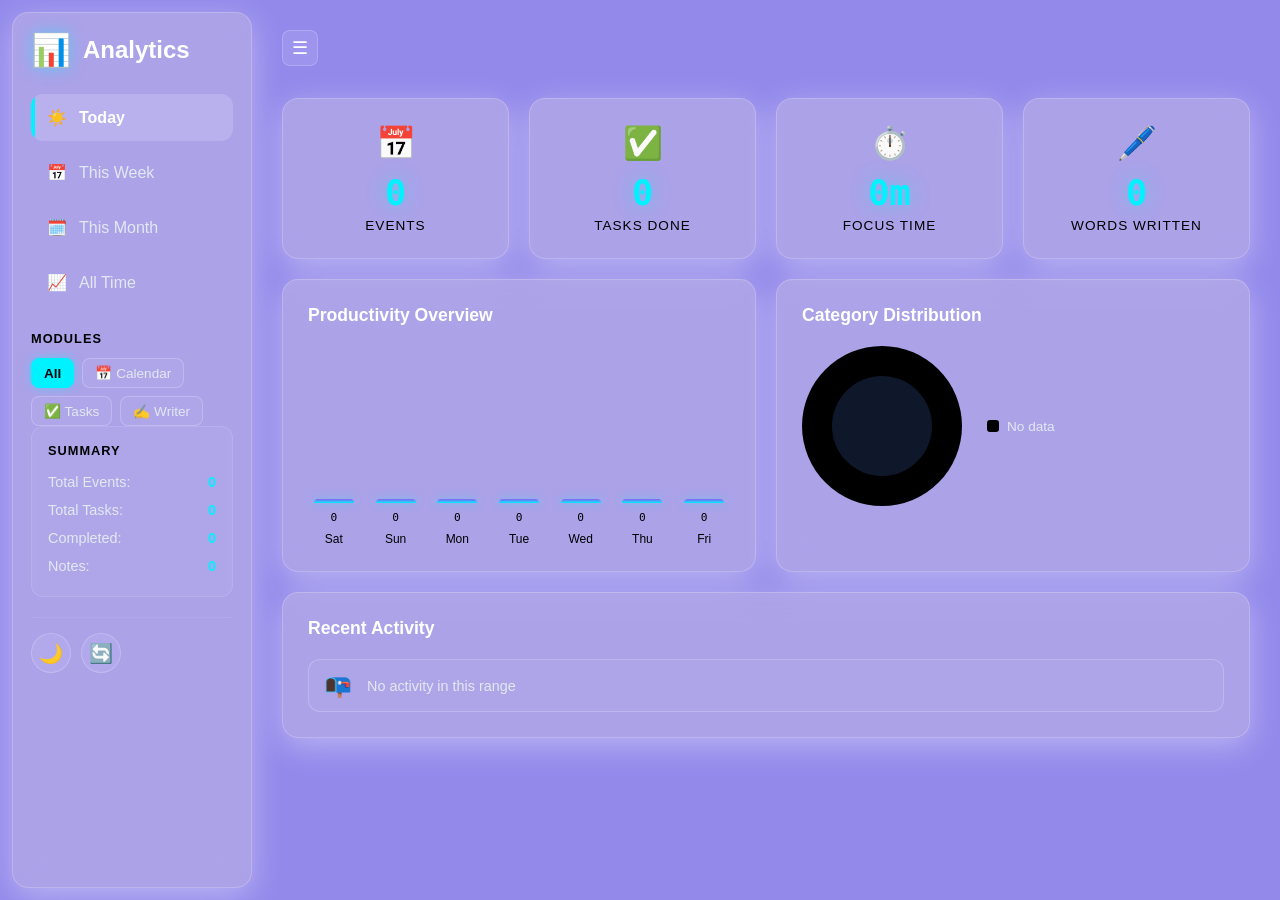
<file: apps/analytics/index.html>
<!DOCTYPE html>
<html lang="en">
<head>
    <meta charset="UTF-8">
    <meta name="viewport" content="width=device-width, initial-scale=1.0">
    <meta name="description" content="Analytics - Study performance dashboard">
    <title>Analytics</title>
    <link rel="stylesheet" href="style.css">
</head>
<body>
    <div id="app" class="app-wrapper">
        <aside class="sidebar glass-panel">
            <div class="sidebar-header">
                <div class="logo">
                    <span class="logo-icon">📊</span>
                    <h1>Analytics</h1>
                </div>
            </div>

            <nav class="sidebar-nav">
                <button class="nav-item active" data-range="today"><span>☀️</span><span>Today</span></button>
                <button class="nav-item" data-range="week"><span>📅</span><span>This Week</span></button>
                <button class="nav-item" data-range="month"><span>🗓️</span><span>This Month</span></button>
                <button class="nav-item" data-range="all"><span>📈</span><span>All Time</span></button>
            </nav>

            <div class="sidebar-section">
                <h3>Modules</h3>
                <div class="category-list">
                    <button class="category-btn active" data-module="all">All</button>
                    <button class="category-btn" data-module="calendar">📅 Calendar</button>
                    <button class="category-btn" data-module="tasks">✅ Tasks</button>
                    <button class="category-btn" data-module="writer">✍️ Writer</button>
                </div>
            </div>

            <div class="sidebar-stats glass-panel-inner">
                <h3>Summary</h3>
                <div class="stat-row"><span>Total Events:</span><span id="stat-events">0</span></div>
                <div class="stat-row"><span>Total Tasks:</span><span id="stat-tasks">0</span></div>
                <div class="stat-row"><span>Completed:</span><span id="stat-completed">0</span></div>
                <div class="stat-row"><span>Notes:</span><span id="stat-notes">0</span></div>
            </div>

            <div class="sidebar-footer">
                <button id="theme-toggle" class="icon-btn" title="Theme"><span>🌙</span></button>
                <button id="refresh-btn" class="icon-btn" title="Refresh"><span>🔄</span></button>
            </div>
        </aside>
        <main class="main-content">
            <button class="sidebar-toggle" type="button" aria-label="Toggle sidebar" aria-expanded="true">☰</button>
            <section class="kpi-grid">
                <div class="kpi-card glass-panel">
                    <div class="kpi-icon">📅</div>
                    <div class="kpi-value" id="kpi-events">0</div>
                    <div class="kpi-label">Events</div>
                </div>
                <div class="kpi-card glass-panel">
                    <div class="kpi-icon">✅</div>
                    <div class="kpi-value" id="kpi-completed">0</div>
                    <div class="kpi-label">Tasks Done</div>
                </div>
                <div class="kpi-card glass-panel">
                    <div class="kpi-icon">⏱️</div>
                    <div class="kpi-value" id="kpi-focus">0m</div>
                    <div class="kpi-label">Focus Time</div>
                </div>
                <div class="kpi-card glass-panel">
                    <div class="kpi-icon">🖊️</div>
                    <div class="kpi-value" id="kpi-words">0</div>
                    <div class="kpi-label">Words Written</div>
                </div>
            </section>
            <section class="charts-grid">
                <div class="chart-card glass-panel">
                    <h3 class="chart-title">Productivity Overview</h3>
                    <div class="bar-chart" id="bar-chart"></div>
                </div>
                <div class="chart-card glass-panel">
                    <h3 class="chart-title">Category Distribution</h3>
                    <div class="donut-wrap">
                        <div class="donut-chart" id="donut-chart"></div>
                        <div id="donut-legend" class="donut-legend"></div>
                    </div>
                </div>
            </section>
            <section class="activity-card glass-panel">
                <h3 class="chart-title">Recent Activity</h3>
                <div id="activity-list" class="activity-list"></div>
            </section>
        </main>
    </div>
    <div id="theme-menu" class="theme-menu hidden">
        <button data-theme="normal">☀️ Normal</button>
        <button data-theme="dark">🌙 Dark</button>
        <button data-theme="light">✨ Light</button>
        <button data-theme="glass">💎 Glass</button>
    </div>
    <div id="toast-container" class="toast-container"></div>

    <script src="main.js"></script>
</body>
</html>
</file>
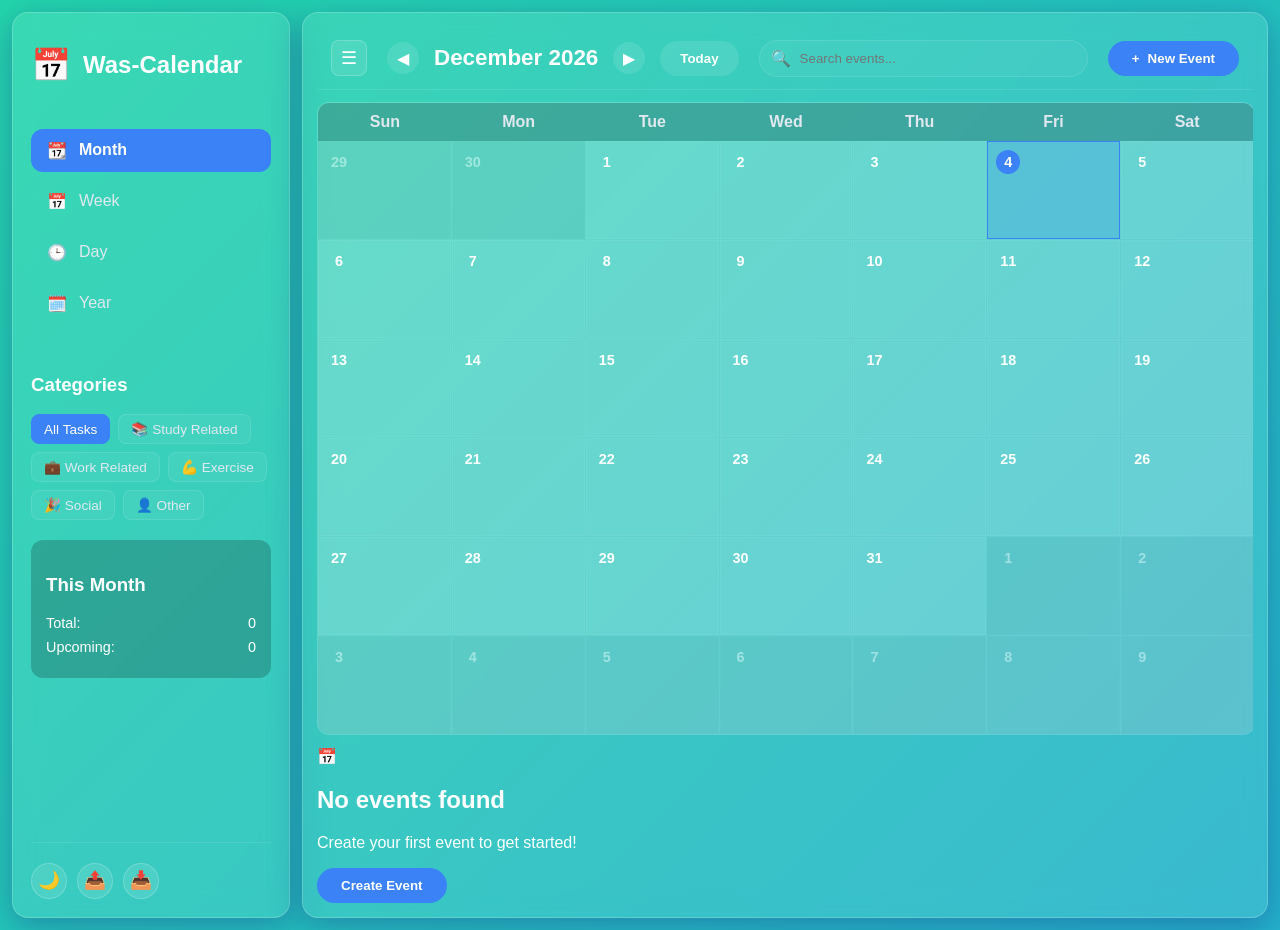
<file: apps/calendar/index.html>
<!DOCTYPE html>
<html lang="en">
<head>
    <meta charset="UTF-8">
    <meta name="viewport" content="width=device-width, initial-scale=1.0">
    <title>Was-Calendar</title>
    <link rel="stylesheet" href="style.css">
</head>
<body class="theme-normal">
    <div id="app" class="app-wrapper">
        <aside class="sidebar">
            <div class="sidebar-header">
                <div class="logo">
                    <span class="logo-icon">📅</span>
                    <h1>Was-Calendar</h1>
                </div>
            </div>

            <nav class="sidebar-nav">
                <button class="nav-item active" data-view="month"><span class="nav-icon">📆</span><span>Month</span></button>
                <button class="nav-item" data-view="week"><span class="nav-icon">📅</span><span>Week</span></button>
                <button class="nav-item" data-view="day"><span class="nav-icon">🕒</span><span>Day</span></button>
                <button class="nav-item" data-view="year"><span class="nav-icon">🗓️</span><span>Year</span></button>
            </nav>

            <div class="sidebar-section">
                <h3>Categories</h3>
                <div class="category-list">
                    <button class="category-btn active" data-category="all">All Tasks</button>
                    <button class="category-btn" data-category="study">📚 Study Related</button>
                    <button class="category-btn" data-category="work">💼 Work Related</button>
                    <button class="category-btn" data-category="health">💪 Exercise</button>
                    <button class="category-btn" data-category="social">🎉 Social</button>                    
                    <button class="category-btn" data-category="personal">👤 Other</button>
                </div>
            </div>

            <div class="sidebar-stats">
                <h3>This Month</h3>
                <div class="stat-row"><span>Total:</span><span id="month-count">0</span></div>
                <div class="stat-row"><span>Upcoming:</span><span id="upcoming-count">0</span></div>
            </div>

            <div class="sidebar-footer">
                <button id="theme-toggle" class="icon-btn" title="Theme">🌙</button>
                <button id="export-btn" class="icon-btn" title="Export">📤</button>
                <button id="import-btn" class="icon-btn" title="Import">📥</button>
                <input type="file" id="import-file" accept=".ics" style="display:none">
            </div>
        </aside>

        <main class="main-content">
            <header class="main-header">
                <button class="sidebar-toggle" type="button" aria-label="Toggle sidebar" aria-expanded="true">☰</button>
                <div class="date-navigator">
                    <button id="prev-btn" class="icon-btn-small">◀</button>
                    <h2 id="current-period">September 2025</h2>
                    <button id="next-btn" class="icon-btn-small">▶</button>
                    <button id="today-btn" class="secondary-btn">Today</button>
                </div>
                <div class="search-container">
                    <input type="text" id="search-input" placeholder="Search events...">
                    <span class="search-icon">🔍</span>
                </div>
                <button id="add-event-btn" class="primary-btn"><span>+</span><span>New Event</span></button>
            </header>

            <section id="month-view" class="calendar-view active">
                <div class="calendar-grid">
                    <div class="weekday-header">
                        <div>Sun</div><div>Mon</div><div>Tue</div><div>Wed</div><div>Thu</div><div>Fri</div><div>Sat</div>
                    </div>
                    <div id="month-days" class="days-grid"></div>
                </div>
            </section>

            <section id="week-view" class="calendar-view">
                <div class="week-grid">
                    <div class="time-sidebar">
                    </div>
                    <div id="week-columns" class="week-columns"></div>
                </div>
            </section>

            <section id="day-view" class="calendar-view">
                <div class="day-grid">
                    <div class="time-sidebar" id="day-time-sidebar">
                    </div>
                    <div id="day-column" class="day-column"></div>
                </div>
            </section>

            <section id="year-view" class="calendar-view">
                <div id="year-grid" class="year-grid"></div>
            </section>

            <div id="empty-state" class="empty-state hidden">
                <div class="empty-icon">📅</div>
                <h2>No events found</h2>
                <p>Create your first event to get started!</p>
                <button id="empty-add-btn" class="primary-btn">Create Event</button>
            </div>
        </main>
    </div>

    <dialog id="event-modal" class="modal">
        <div class="modal-content">
            <div class="modal-header">
                <h2 id="modal-title">Add New Event</h2>
                <button id="modal-close" class="close-btn">&times;</button>
            </div>
            <form id="event-form">
                <input type="hidden" id="event-id">
                
                <div class="form-group">
                    <label for="event-title">Title *</label>
                    <input type="text" id="event-title" required placeholder="e.g., Team Meeting">
                </div>

                <div class="form-row">
                    <div class="form-group half">
                        <label for="event-start">Start</label>
                        <input type="datetime-local" id="event-start" required>
                    </div>
                    <div class="form-group half">
                        <label for="event-end">End</label>
                        <input type="datetime-local" id="event-end" required>
                    </div>
                </div>

                <div class="form-row">
                    <div class="form-group half">
                        <label for="event-category">Category</label>
                        <select id="event-category">
                            <option value="study">📚 Study</option>
                            <option value="work">💼 Work</option>
                            <option value="personal">👤 Other</option>
                            <option value="health">💪 Exercise</option>
                            <option value="social">🎉 Social</option>
                        </select>
                    </div>
                    <div class="form-group half">
                        <label for="event-color">Color</label>
                        <select id="event-color">
                            <option value="#3b82f6">Blue</option>
                            <option value="#10b981">Green</option>
                            <option value="#f59e0b">Orange</option>
                            <option value="#ef4444">Red</option>
                            <option value="#8b5cf6">Purple</option>
                            <option value="#ec4899">Pink</option>
                        </select>
                    </div>
                </div>

                <div class="form-group">
                    <label for="event-location">Location</label>
                    <input type="text" id="event-location" placeholder="Room A, Zoom Link, etc.">
                </div>

                <div class="form-group">
                    <label for="event-description">Description</label>
                    <textarea id="event-description" rows="3" placeholder="Details..."></textarea>
                </div>

                <div class="form-group">
                    <label class="checkbox-label">
                        <input type="checkbox" id="event-recurring">
                        Recurring Event
                    </label>
                    <div id="recurring-options" class="hidden" style="margin-top: 10px; display: flex; gap: 10px;">
                        <select id="recurrence-pattern">
                            <option value="daily">Daily</option>
                            <option value="weekly">Weekly</option>
                            <option value="monthly">Monthly</option>
                            <option value="yearly">Yearly</option>
                        </select>
                        <input type="number" id="recurrence-end" min="1" max="100" value="10" style="width: 100px;" placeholder="Count">
                    </div>
                </div>

                <div class="modal-actions">
                    <button type="button" id="delete-event-btn" class="danger-btn hidden">Delete</button>
                    <div class="spacer"></div>
                    <button type="button" id="cancel-btn" class="secondary-btn">Cancel</button>
                    <button type="submit" class="primary-btn">Save Event</button>
                </div>
            </form>
        </div>
    </dialog>

    <div id="theme-menu" class="theme-menu hidden">
        <button data-theme="normal">☀️ Default</button>
        <button data-theme="dark">🌙 Dark</button>
        <button data-theme="light">✨ Light</button>
    </div>
    <div id="toast-container" class="toast-container"></div>

    <script src="main.js"></script>
</body>
</html>
</file>
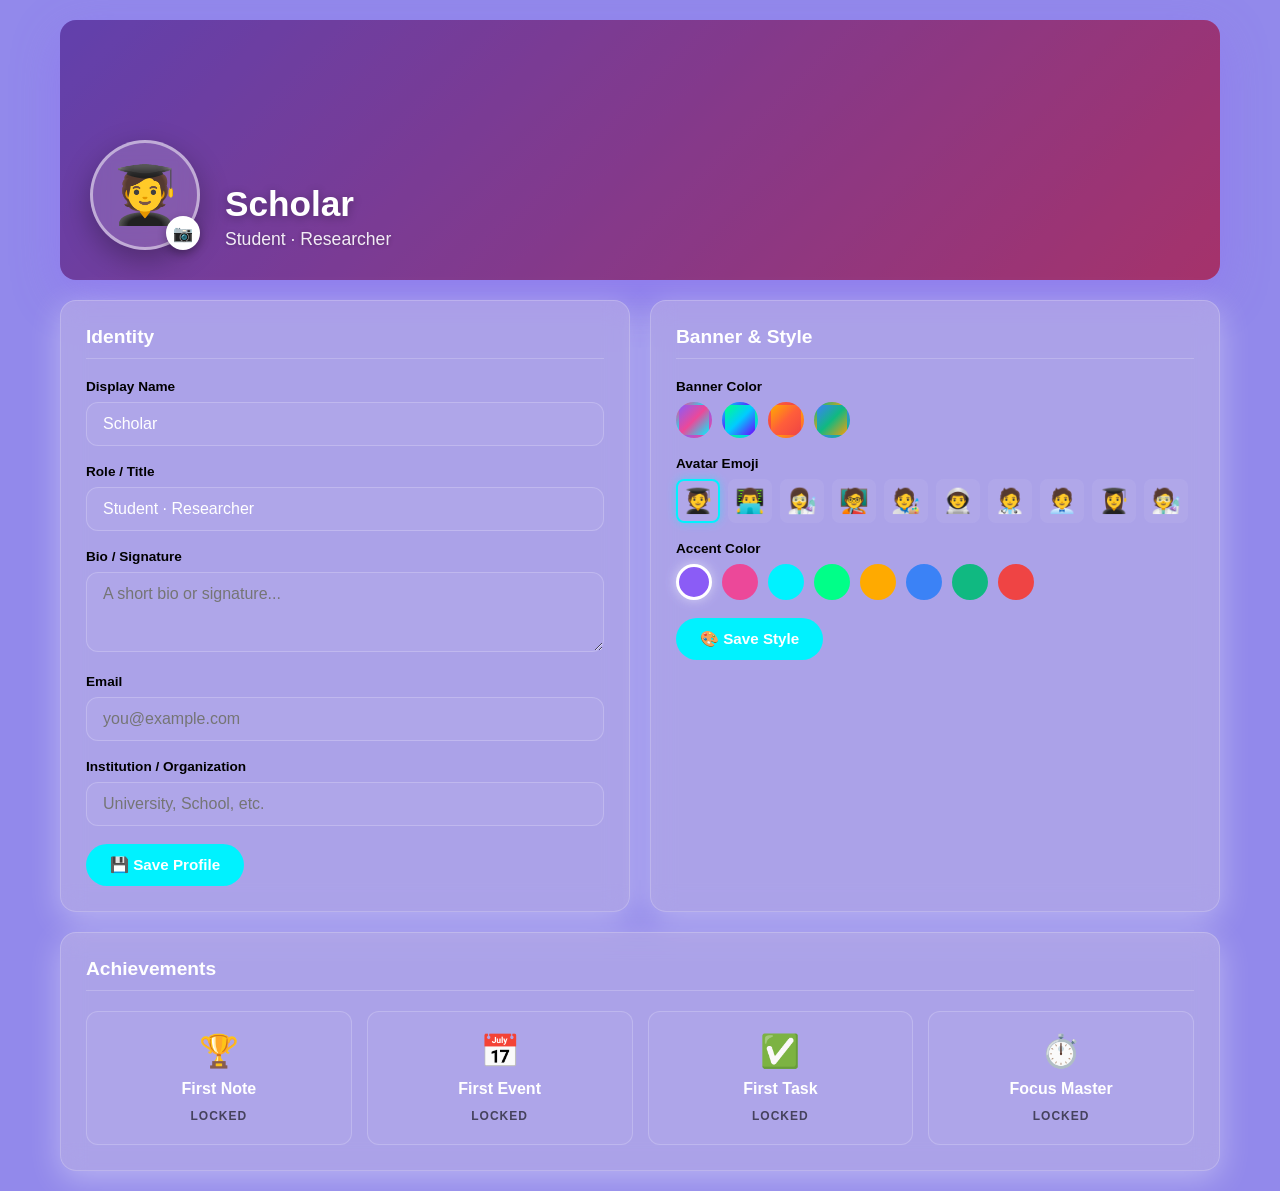
<file: apps/profile/index.html>
<!DOCTYPE html>
<html lang="en">
<head>
    <meta charset="UTF-8">
    <meta name="viewport" content="width=device-width, initial-scale=1.0">
    <meta name="description" content="Profile - Personal identity & workspace customization">
    <title>Profile</title>
    <link rel="stylesheet" href="style.css">
</head>
<body>
    <div id="app" class="app-wrapper">
        <div class="profile-banner" id="profile-banner">
            <div class="banner-overlay"></div>
            <div class="banner-content">
                <div class="avatar-container">
                    <div class="avatar" id="avatar-display">🧑‍🎓</div>
                    <button class="avatar-edit" onclick="document.getElementById('avatar-input').click()">📷</button>
                    <input type="file" id="avatar-input" accept="image/*" style="display:none">
                </div>
                <div class="banner-info">
                    <h1 id="display-name">Scholar</h1>
                    <p id="display-role">Student · Researcher</p>
                </div>
            </div>
        </div>

        <main class="profile-main">
            <section class="profile-card glass-panel">
                <h2 class="card-title">Identity</h2>
                <div class="form-group">
                    <label for="profile-name">Display Name</label>
                    <input type="text" id="profile-name" class="text-input" placeholder="Your name">
                </div>
                <div class="form-group">
                    <label for="profile-role">Role / Title</label>
                    <input type="text" id="profile-role" class="text-input" placeholder="Student, Researcher, etc.">
                </div>
                <div class="form-group">
                    <label for="profile-bio">Bio / Signature</label>
                    <textarea id="profile-bio" class="text-input" rows="3" placeholder="A short bio or signature..."></textarea>
                </div>
                <div class="form-group">
                    <label for="profile-email">Email</label>
                    <input type="email" id="profile-email" class="text-input" placeholder="you@example.com">
                </div>
                <div class="form-group">
                    <label for="profile-institution">Institution / Organization</label>
                    <input type="text" id="profile-institution" class="text-input" placeholder="University, School, etc.">
                </div>
                <button id="save-profile-btn" class="primary-btn">💾 Save Profile</button>
            </section>

            <section class="profile-card glass-panel">
                <h2 class="card-title">Banner & Style</h2>
                <div class="form-group">
                    <label>Banner Color</label>
                    <div class="color-grid" id="banner-colors"></div>
                </div>
                <div class="form-group">
                    <label>Avatar Emoji</label>
                    <div class="emoji-grid" id="emoji-options"></div>
                </div>
                <div class="form-group">
                    <label>Accent Color</label>
                    <div class="color-grid" id="accent-colors"></div>
                </div>
                <button id="save-style-btn" class="primary-btn">🎨 Save Style</button>
            </section>

            <section class="profile-card glass-panel">
                <h2 class="card-title">Achievements</h2>
                <div class="achievements-grid" id="achievements">
                    <div class="achievement">
                        <span class="ach-icon">🏆</span>
                        <span class="ach-name">First Note</span>
                        <span class="ach-status" id="ach-note">Locked</span>
                    </div>
                    <div class="achievement">
                        <span class="ach-icon">📅</span>
                        <span class="ach-name">First Event</span>
                        <span class="ach-status" id="ach-event">Locked</span>
                    </div>
                    <div class="achievement">
                        <span class="ach-icon">✅</span>
                        <span class="ach-name">First Task</span>
                        <span class="ach-status" id="ach-task">Locked</span>
                    </div>
                    <div class="achievement">
                        <span class="ach-icon">⏱️</span>
                        <span class="ach-name">Focus Master</span>
                        <span class="ach-status" id="ach-focus">Locked</span>
                    </div>
                </div>
            </section>

        </main>
    </div>

    <div id="theme-menu" class="theme-menu hidden">
        <button data-theme="normal">☀️ Normal</button>
        <button data-theme="dark">🌙 Dark</button>
        <button data-theme="light">✨ Light</button>
        <button data-theme="glass">💎 Glass</button>
    </div>

    <div id="toast-container" class="toast-container"></div>

    <script src="main.js"></script>
</body>
</html>
</file>
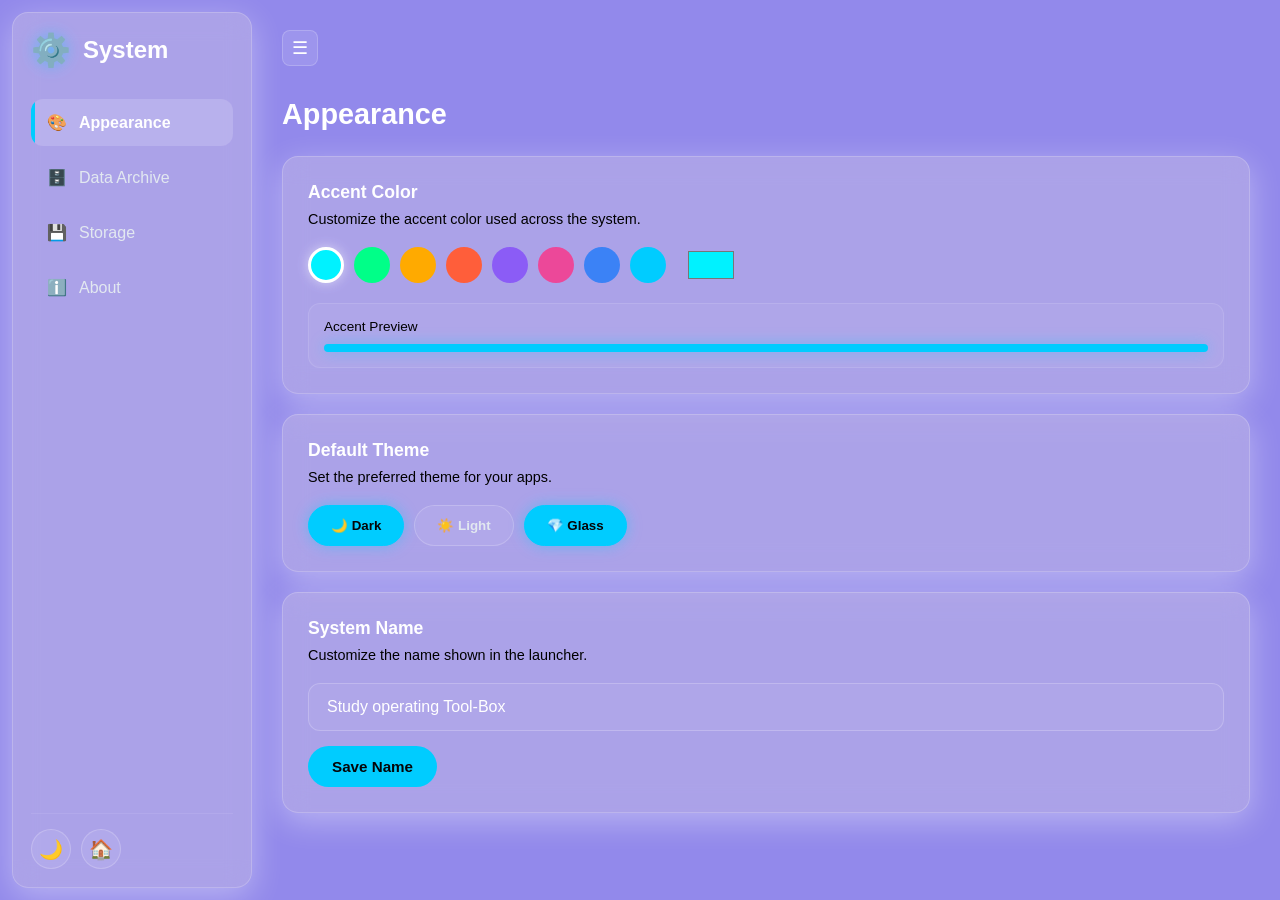
<file: apps/settings/index.html>
<!DOCTYPE html>
<html lang="en">
<head>
    <meta charset="UTF-8">
    <meta name="viewport" content="width=device-width, initial-scale=1.0">
    <meta name="description" content="System - Configuration & Data Archive">
    <title>System</title>
    <link rel="stylesheet" href="style.css">
</head>
<body>
    <div id="app" class="app-wrapper">
        <aside class="sidebar glass-panel">
            <div class="sidebar-header">
                <div class="logo">
                    <span class="logo-icon">⚙️</span>
                    <h1>System</h1>
                </div>
            </div>

            <nav class="sidebar-nav">
                <button class="nav-item active" data-section="appearance"><span>🎨</span><span>Appearance</span></button>
                <button class="nav-item" data-section="archive"><span>🗄️</span><span>Data Archive</span></button>
                <button class="nav-item" data-section="storage"><span>💾</span><span>Storage</span></button>
                <button class="nav-item" data-section="about"><span>ℹ️</span><span>About</span></button>
            </nav>

            <div class="sidebar-footer">
                <button id="theme-toggle" class="icon-btn" title="Theme"><span>🌙</span></button>
                <button id="back-btn" class="icon-btn" title="Back to Launcher" onclick="window.location.href='../../index.html'"><span>🏠</span></button>
            </div>
        </aside>
        <main class="main-content">
            <button class="sidebar-toggle" type="button" aria-label="Toggle sidebar" aria-expanded="true">☰</button>
            <section id="section-appearance" class="settings-section active">
                <h2 class="section-title">Appearance</h2>
                <div class="setting-card glass-panel">
                    <h3>Accent Color</h3>
                    <p class="setting-desc">Customize the accent color used across the system.</p>
                    <div class="accent-picker">
                        <div class="accent-options" id="accent-options"></div>
                        <input type="color" id="accent-custom" value="#00f2ff">
                    </div>
                    <div class="preview-box glass-panel-inner" id="accent-preview">
                        <span>Accent Preview</span>
                        <div class="preview-bar"></div>
                    </div>
                </div>

                <div class="setting-card glass-panel">
                    <h3>Default Theme</h3>
                    <p class="setting-desc">Set the preferred theme for your apps.</p>
                    <div class="theme-grid">
                        <button class="theme-option active" data-theme="dark">🌙 Dark</button>
                        <button class="theme-option" data-theme="light">☀️ Light</button>
                        <button class="theme-option" data-theme="glass">💎 Glass</button>
                    </div>
                </div>

                <div class="setting-card glass-panel">
                    <h3>System Name</h3>
                    <p class="setting-desc">Customize the name shown in the launcher.</p>
                    <input type="text" id="system-name" value="Study Operating Tool-Box" class="text-input">
                    <button id="save-name-btn" class="primary-btn">Save Name</button>
                </div>
            </section>
            <section id="section-archive" class="settings-section">
                <h2 class="section-title">Data Archive</h2>
                <div class="setting-card glass-panel">
                    <h3>Export Backup</h3>
                    <p class="setting-desc">Download a complete JSON backup of all your data across every module.</p>
                    <button id="export-all-btn" class="primary-btn">📤 Export All Data</button>
                </div>
                <div class="setting-card glass-panel">
                    <h3>Import Backup</h3>
                    <p class="setting-desc">Restore your data from a previously exported JSON backup.</p>
                    <button id="import-all-btn" class="primary-btn">📥 Import Backup</button>
                    <input type="file" id="import-all-file" accept=".json" style="display:none">
                </div>
                <div class="setting-card glass-panel danger-card">
                    <h3>Danger Zone</h3>
                    <p class="setting-desc">Clear all locally stored data. This cannot be undone.</p>
                    <button id="clear-all-btn" class="danger-btn">🗑️ Clear All Data</button>
                </div>
            </section>
            <section id="section-storage" class="settings-section">
                <h2 class="section-title">Storage</h2>
                <div class="setting-card glass-panel">
                    <h3>Local Storage Usage</h3>
                    <p class="setting-desc">Overview of data stored by each module in your browser.</p>
                    <div id="storage-list" class="storage-list"></div>
                    <div class="storage-total">
                        <span>Total Used:</span>
                        <strong id="storage-total">0 KB</strong>
                    </div>
                </div>
            </section>
            <section id="section-about" class="settings-section">
                <h2 class="section-title">About</h2>
                <div class="setting-card glass-panel about-card">
                    <div class="about-logo">📚</div>
                    <h3>Study Operating Tool-Box</h3>
                    <p class="about-desc">A privacy-first productivity dashboard. No cloud, no tracking — your data stays on your machine.</p>
                    <div class="about-meta">
                        <div><span>Version</span><strong>v1.0.initial</strong></div>
                        <div><span>License</span><strong>MIT</strong></div>
                        <div><span>Author</span><strong>Md. Shafi Un Wasi</strong></div>
                        <div><span>Storage</span><strong>Local Only</strong></div>
                    </div>
                </div>
            </section>
        </main>
    </div>
    <div id="theme-menu" class="theme-menu hidden">
        <button data-theme="normal">☀️ Normal</button>
        <button data-theme="dark">🌙 Dark</button>
        <button data-theme="light">✨ Light</button>
        <button data-theme="glass">💎 Glass</button>
    </div>
    <div id="toast-container" class="toast-container"></div>

    <script src="main.js"></script>
</body>
</html>
</file>
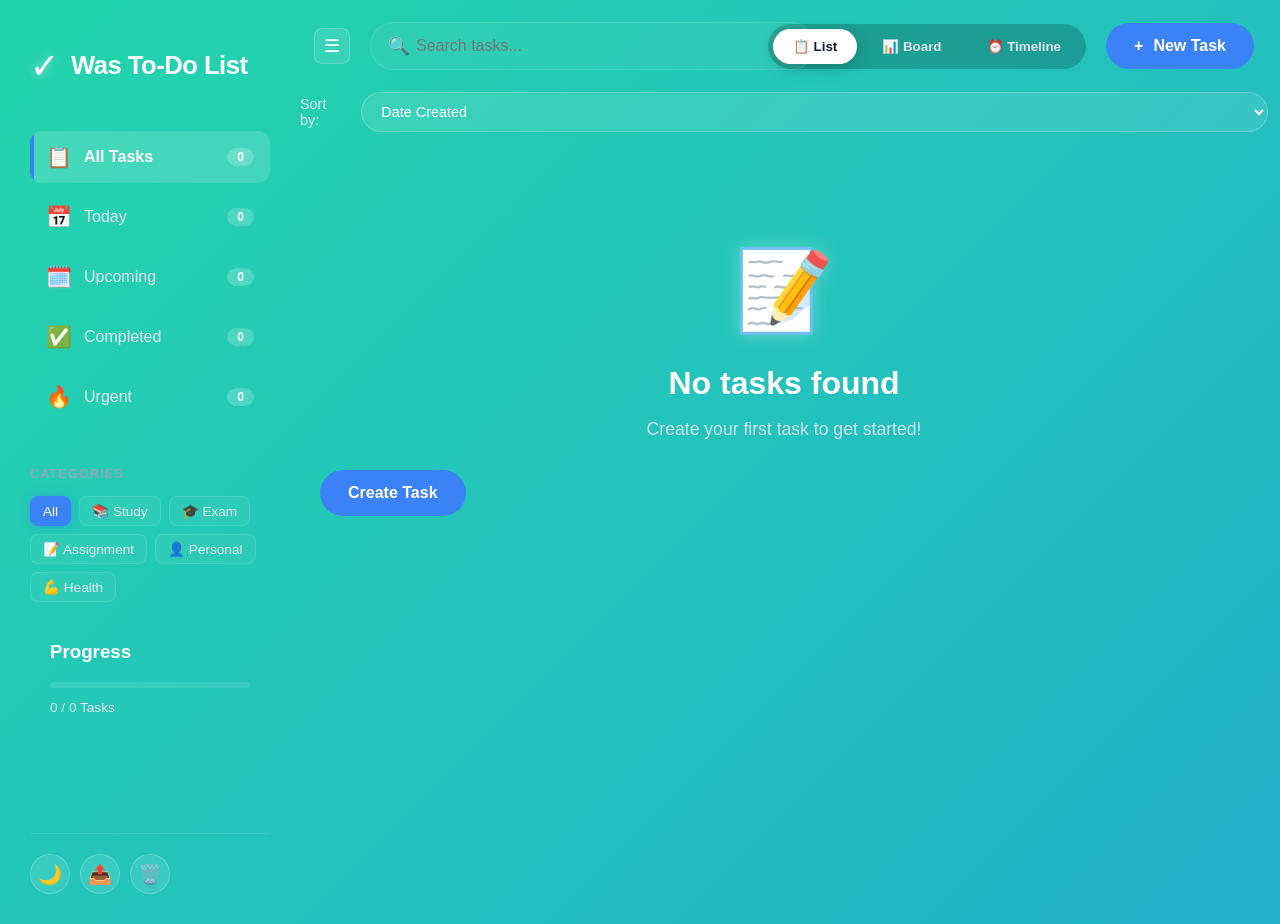
<file: apps/todolist/index.html>
<!DOCTYPE html>
<html lang="en">
<head>
    <meta charset="UTF-8">
    <meta name="viewport" content="width=device-width, initial-scale=1.0">
    <meta name="description" content="FocusFlow - Advanced To-Do List for Students">
    <title>Was To-Do List</title>
    <link rel="stylesheet" href="style.css">
</head>
<body class="theme-normal">
    <div id="app" class="app-wrapper">
        
        <aside class="sidebar">
            <div class="sidebar-header">
                <div class="logo">
                    <span class="logo-icon">✓</span>
                    <h1>Was To-Do List</h1>
                </div>
            </div>

            <nav class="sidebar-nav">
                <button class="nav-item active" data-filter="all">
                    <span class="nav-icon">📋</span>
                    <span>All Tasks</span>
                    <span class="badge" id="count-all">0</span>
                </button>
                <button class="nav-item" data-filter="today">
                    <span class="nav-icon">📅</span>
                    <span>Today</span>
                    <span class="badge" id="count-today">0</span>
                </button>
                <button class="nav-item" data-filter="upcoming">
                    <span class="nav-icon">🗓️</span>
                    <span>Upcoming</span>
                    <span class="badge" id="count-upcoming">0</span>
                </button>
                <button class="nav-item" data-filter="completed">
                    <span class="nav-icon">✅</span>
                    <span>Completed</span>
                    <span class="badge" id="count-completed">0</span>
                </button>
                <button class="nav-item" data-filter="urgent">
                    <span class="nav-icon">🔥</span>
                    <span>Urgent</span>
                    <span class="badge" id="count-urgent">0</span>
                </button>
            </nav>

            <div class="sidebar-section">
                <h3>Categories</h3>
                <div class="category-list">
                    <button class="category-btn active" data-category="all">All</button>
                    <button class="category-btn" data-category="study">📚 Study</button>
                    <button class="category-btn" data-category="exam">🎓 Exam</button>
                    <button class="category-btn" data-category="assignment">📝 Assignment</button>
                    <button class="category-btn" data-category="personal">👤 Personal</button>
                    <button class="category-btn" data-category="health">💪 Health</button>
                </div>
            </div>

            <div class="sidebar-stats">
                <h3>Progress</h3>
                <div class="progress-bar">
                    <div class="progress-fill" id="progress-fill"></div>
                </div>
                <div class="progress-text">
                    <span id="completed-count">0</span> / <span id="total-count">0</span> Tasks
                </div>
            </div>

            <div class="sidebar-footer">
                <button id="theme-toggle" class="icon-btn" title="Toggle Theme">
                    <span>🌙</span>
                </button>
                <button id="export-btn" class="icon-btn" title="Export Data">
                    <span>📤</span>
                </button>
                <button id="clear-completed" class="icon-btn danger" title="Clear Completed">
                    <span>🗑️</span>
                </button>
            </div>
        </aside>

        <main class="main-content">
            <header class="main-header">
                <button class="sidebar-toggle" type="button" aria-label="Toggle sidebar" aria-expanded="true">☰</button>
                <div class="search-container">
                    <input type="text" id="search-input" placeholder="Search tasks...">
                    <span class="search-icon">🔍</span>
                </div>

                <div class="view-controls">
                    <button class="view-btn active" data-view="list">📋 List</button>
                    <button class="view-btn" data-view="kanban">📊 Board</button>
                    <button class="view-btn" data-view="timeline">⏰ Timeline</button>
                </div>

                <button id="add-task-btn" class="primary-btn">
                    <span>+</span>
                    <span>New Task</span>
                </button>
            </header>

            <section id="list-view" class="task-view active">
                <div class="task-list-header">
                    <span class="sort-label">Sort by:</span>
                    <select id="sort-select">
                        <option value="created">Date Created</option>
                        <option value="due">Due Date</option>
                        <option value="priority">Priority</option>
                        <option value="alphabetical">Alphabetical</option>
                    </select>
                </div>
                <div id="task-list" class="task-list">
                </div>
            </section>

            <section id="kanban-view" class="task-view">
                <div class="kanban-board">
                    <div class="kanban-column" data-status="todo">
                        <div class="column-header">
                            <h3>📌 To Do</h3>
                            <span class="column-count" id="count-todo">0</span>
                        </div>
                        <div class="column-tasks" id="tasks-todo"></div>
                    </div>
                    <div class="kanban-column" data-status="in-progress">
                        <div class="column-header">
                            <h3>🔄 In Progress</h3>
                            <span class="column-count" id="count-in-progress">0</span>
                        </div>
                        <div class="column-tasks" id="tasks-in-progress"></div>
                    </div>
                    <div class="kanban-column" data-status="done">
                        <div class="column-header">
                            <h3>✅ Done</h3>
                            <span class="column-count" id="count-done">0</span>
                        </div>
                        <div class="column-tasks" id="tasks-done"></div>
                    </div>
                </div>
            </section>

            <section id="timeline-view" class="task-view">
                <div id="timeline-container" class="timeline-container">
                </div>
            </section>
            <div id="empty-state" class="empty-state hidden">
                <div class="empty-icon">📝</div>
                <h2>No tasks found</h2>
                <p>Create your first task to get started!</p>
                <button id="empty-add-btn" class="primary-btn">Create Task</button>
            </div>
        </main>
    </div>

    <dialog id="task-modal" class="modal">
        <div class="modal-content">
            <div class="modal-header">
                <h2 id="modal-title">Add New Task</h2>
                <button id="modal-close" class="close-btn">&times;</button>
            </div>
            <form id="task-form">
                <input type="hidden" id="task-id">
                
                <div class="form-group">
                    <label for="task-title">Task Title *</label>
                    <input type="text" id="task-title" required placeholder="e.g., Physics Chapter 5 Revision">
                </div>

                <div class="form-row">
                    <div class="form-group half">
                        <label for="task-category">Category</label>
                        <select id="task-category">
                            <option value="study">📚 Study</option>
                            <option value="exam">🎓 Exam</option>
                            <option value="assignment">📝 Assignment</option>
                            <option value="personal">👤 Personal</option>
                            <option value="health">💪 Health</option>
                        </select>
                    </div>
                    <div class="form-group half">
                        <label for="task-priority">Priority</label>
                        <select id="task-priority">
                            <option value="low">Low</option>
                            <option value="medium" selected>Medium</option>
                            <option value="high">High</option>
                            <option value="urgent">🔥 Urgent</option>
                        </select>
                    </div>
                </div>

                <div class="form-row">
                    <div class="form-group half">
                        <label for="task-due">Due Date</label>
                        <input type="date" id="task-due">
                    </div>
                    <div class="form-group half">
                        <label for="task-status">Status</label>
                        <select id="task-status">
                            <option value="todo">To Do</option>
                            <option value="in-progress">In Progress</option>
                            <option value="done">Done</option>
                        </select>
                    </div>
                </div>

                <div class="form-group">
                    <label for="task-notes">Notes</label>
                    <textarea id="task-notes" rows="3" placeholder="Additional details..."></textarea>
                </div>

                <div class="form-group">
                    <label class="checkbox-label">
                        <input type="checkbox" id="task-recurring">
                        Recurring Task (Weekly)
                    </label>
                </div>

                <div class="modal-actions">
                    <button type="button" id="delete-task-btn" class="danger-btn hidden">Delete</button>
                    <div class="spacer"></div>
                    <button type="button" id="cancel-btn" class="secondary-btn">Cancel</button>
                    <button type="submit" class="primary-btn">Save Task</button>
                </div>
            </form>
        </div>
    </dialog>

    <div id="theme-menu" class="theme-menu hidden">
        <button data-theme="normal">☀️ Normal</button>
        <button data-theme="dark">🌙 Dark</button>
        <button data-theme="light">✨ Light</button>
        <button data-theme="glass">💎 Glass</button>
    </div>

    <div id="toast-container" class="toast-container"></div>

    <script src="main.js"></script>
</body>
</html>
</file>
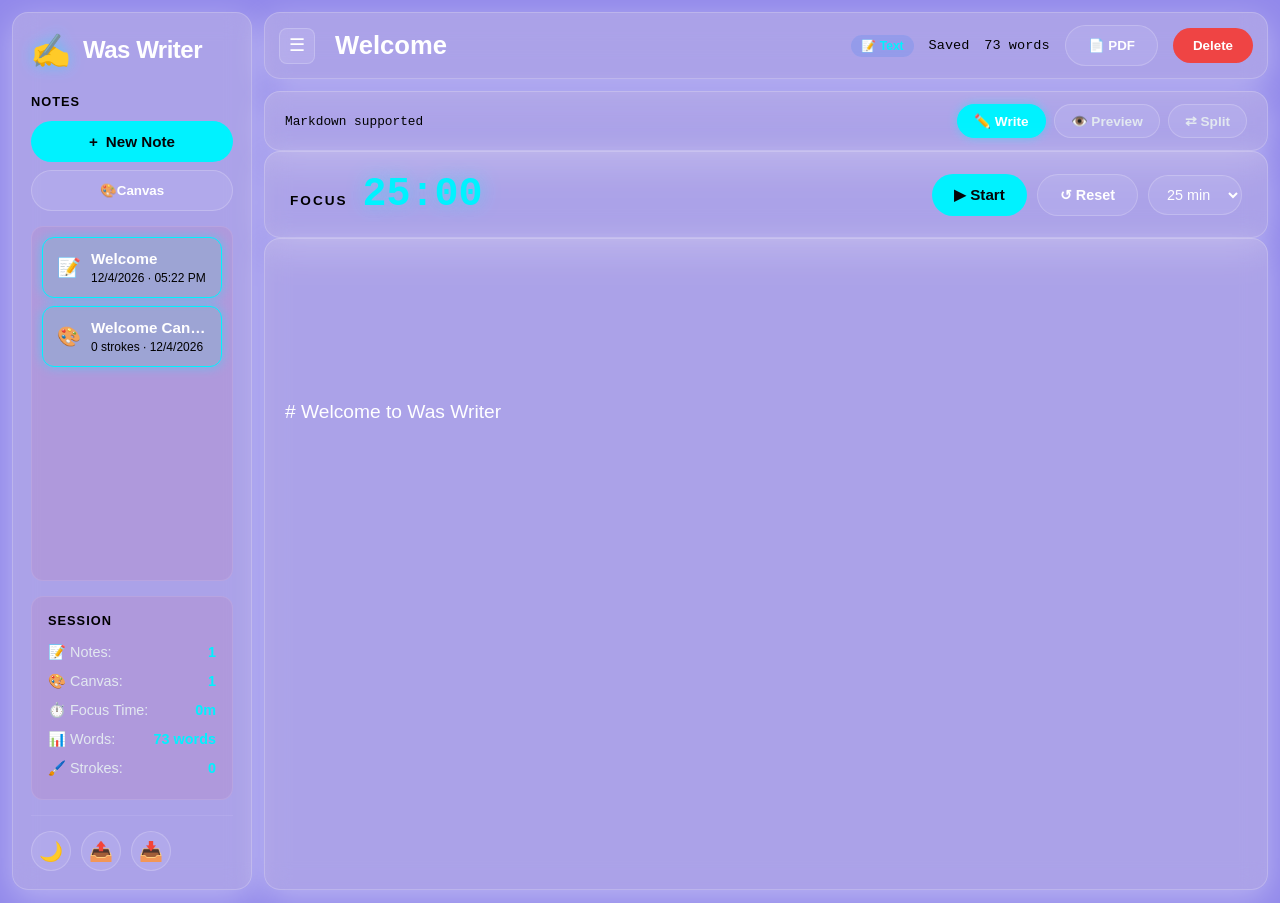
<file: apps/was-writer/index.html>
<!DOCTYPE html>
<html lang="en">
<head>
    <meta charset="UTF-8">
    <meta name="viewport" content="width=device-width, initial-scale=1.0">
    <meta name="description" content="Was Writer - Distraction-free focus editor with Markdown support and infinite canvas">
    <title>Was Writer</title>
    <link rel="stylesheet" href="style.css">
</head>
<body>
    <div id="app" class="app-wrapper">
        <aside class="sidebar glass-panel">
            <div class="sidebar-header">
                <div class="logo">
                    <span class="logo-icon">✍️</span>
                    <h1>Was Writer</h1>
                </div>
            </div>

            <div class="sidebar-section">
                <h3>Notes</h3>
                <div class="new-note-group">
                    <button id="new-note-btn" class="primary-btn new-note-btn">
                        <span>+</span><span>New Note</span>
                    </button>
                    <button id="new-canvas-btn" class="secondary-btn new-canvas-btn">
                        <span>🎨</span><span>Canvas</span>
                    </button>
                </div>
            </div>

            <div id="note-list" class="note-list glass-panel-inner">
            </div>

            <div class="sidebar-stats glass-panel-inner">
                <h3>Session</h3>
                <div class="stat-row"><span>📝 Notes:</span><span id="note-count">0</span></div>
                <div class="stat-row"><span>🎨 Canvas:</span><span id="canvas-note-count">0</span></div>
                <div class="stat-row"><span>⏱️ Focus Time:</span><span id="total-focus">0m</span></div>
                <div class="stat-row"><span>📊 Words:</span><span id="word-count">0</span></div>
                <div class="stat-row"><span>🖌️ Strokes:</span><span id="stroke-count">0</span></div>
            </div>

            <div class="sidebar-footer">
                <button id="theme-toggle" class="icon-btn" title="Theme"><span>🌙</span></button>
                <button id="export-btn" class="icon-btn" title="Export"><span>📤</span></button>
                <button id="import-btn" class="icon-btn" title="Import"><span>📥</span></button>
                <input type="file" id="import-file" accept=".json" style="display:none">
            </div>
        </aside>

        <main class="main-content">
            <header class="main-header glass-panel">
                <button class="sidebar-toggle" type="button" aria-label="Toggle sidebar" aria-expanded="true">☰</button>
                <input type="text" id="note-title" class="title-input" placeholder="Untitled Note">
                <div class="header-actions">
                    <span id="note-type-badge" class="note-type-badge">📝 Text</span>
                    <span id="save-status" class="save-status">Saved</span>
                    <span id="word-count-header" class="word-count">0 words</span>
                    <button id="pdf-btn" class="secondary-btn" title="Save as PDF">📄 PDF</button>
                    <button id="export-canvas-pdf-btn" class="secondary-btn hidden" title="Export Canvas as PDF">💾 Export Canvas</button>
                    <button id="delete-note-btn" class="danger-btn hidden">Delete</button>
                </div>
            </header>

            <div id="text-editor-view">
                <div class="editor-toolbar glass-panel">
                    <div class="toolbar-group">
                        <span class="toolbar-hint">Markdown supported</span>
                    </div>
                    <div class="toolbar-group">
                        <button class="mode-btn active" data-mode="write">✏️ Write</button>
                        <button class="mode-btn" data-mode="preview">👁️ Preview</button>
                        <button class="mode-btn" data-mode="split">⇄ Split</button>
                    </div>
                </div>
                <div class="focus-timer glass-panel">
                    <div class="timer-display">
                        <span id="timer-label" class="timer-label">FOCUS</span>
                        <span id="timer-time" class="timer-time">25:00</span>
                    </div>
                    <div class="timer-controls">
                        <button id="timer-start" class="primary-btn timer-btn">▶ Start</button>
                        <button id="timer-reset" class="secondary-btn timer-btn">↺ Reset</button>
                        <select id="timer-duration" class="timer-select">
                            <option value="25">25 min</option>
                            <option value="50">50 min</option>
                            <option value="15">15 min</option>
                            <option value="10">10 min</option>
                        </select>
                    </div>
                </div>
                <section class="editor-section glass-panel">
                    <textarea id="editor" class="editor" placeholder="Start writing your thoughts here... (Markdown supported)"></textarea>
                    <div id="preview" class="markdown-preview hidden"></div>
                </section>
            </div>

            <div id="canvas-editor-view" class="hidden">
                <div class="canvas-toolbar glass-panel">
                    <div class="toolbar-group">
                        <button class="tool-btn active" data-tool="pen" title="Pen">✏️ Pen</button>
                        <button class="tool-btn" data-tool="highlighter" title="Highlighter">🖍️ Highlight</button>
                        <button class="tool-btn" data-tool="eraser" title="Eraser">🧹 Erase</button>
                        <button class="tool-btn" data-tool="rectangle" title="Rectangle">⬜ Rect</button>
                        <button class="tool-btn" data-tool="circle" title="Circle">⭕ Circle</button>
                        <button class="tool-btn" data-tool="text" title="Text Box">📝 Text</button>
                    </div>
                    <div class="toolbar-group">
                        <button id="undo-btn" class="icon-btn" title="Undo (Ctrl+Z)">↶</button>
                        <button id="redo-btn" class="icon-btn" title="Redo (Ctrl+Y)">↷</button>
                    </div>
                    <div class="toolbar-group">
                        <button class="color-btn active" data-color="#00f2ff" style="background:#00f2ff" title="Cyan"></button>
                        <button class="color-btn" data-color="#ff4444" style="background:#ff4444" title="Red"></button>
                        <button class="color-btn" data-color="#44ff44" style="background:#44ff44" title="Green"></button>
                        <button class="color-btn" data-color="#ffff44" style="background:#ffff44" title="Yellow"></button>
                        <button class="color-btn" data-color="#4444ff" style="background:#4444ff" title="Blue"></button>
                        <button class="color-btn" data-color="#ffffff" style="background:#ffffff" title="White"></button>
                        <button class="color-btn" data-color="#ff00ff" style="background:#ff00ff" title="Magenta"></button>
                        <button class="color-btn" data-color="#ff8800" style="background:#ff8800" title="Orange"></button>
                    </div>
                    <div class="toolbar-group">
                        <button id="fit-view-btn" class="secondary-btn" title="Fit to content">👁️ Fit</button>
                        <button id="import-pdf-btn" class="secondary-btn" title="Import PDF as background">📄 Import PDF</button>
                        <button id="clear-canvas-btn" class="secondary-btn" title="Clear all strokes">🗑️ Clear</button>
                        <input type="file" id="pdf-import-file" accept=".pdf,.png,.jpg,.jpeg" style="display:none">
                    </div>
                </div>

                <div class="page-nav-controls glass-panel" id="page-nav-controls" style="display:none;">
                    <button class="page-nav-btn" id="prev-page-btn" title="Previous page">‹</button>
                    <span class="page-nav-info" id="page-indicator">1 / 1</span>
                    <button class="page-nav-btn" id="next-page-btn" title="Next page">›</button>
                </div>

                <div class="focus-timer glass-panel">
                    <div class="timer-display">
                        <span id="timer-label" class="timer-label">FOCUS</span>
                        <span id="timer-time" class="timer-time">25:00</span>
                    </div>
                    <div class="timer-controls">
                        <button id="timer-start" class="primary-btn timer-btn">▶ Start</button>
                        <button id="timer-reset" class="secondary-btn timer-btn">↺ Reset</button>
                        <select id="timer-duration" class="timer-select">
                            <option value="10">10 min</option>
                            <option value="15">15 min</option>
                            <option value="25">25 min</option>
                            <option value="50">50 min</option>
                            <option value="90">90 min</option>
                        </select>
                    </div>
                </div>
                
                <section class="canvas-section glass-panel">
                    <div id="canvas-container" class="canvas-container"></div>
                </section>
            </div>
        </main>
    </div>

    <div id="theme-menu" class="theme-menu hidden">
        <button data-theme="normal">☀️ Normal</button>
        <button data-theme="dark">🌙 Dark</button>
        <button data-theme="light">✨ Light</button>
        <button data-theme="glass">💎 Glass</button>
    </div>

    <div id="toast-container" class="toast-container"></div>

    <script src="note.js"></script>
    <script src="stroke.js"></script>
    <script src="canvas_notes.js"></script>
    <script src="history_manager.js"></script>
    <script src="markdown.js"></script>
    <script src="store.js"></script>
    <script src="render.js"></script>
    <script src="focus_time.js"></script>
    <script src="canvas_engine.js"></script>
    <script src="main.js"></script>
</body>
</html>
</file>
<file: apps/analytics/style.css>
:root {
    --bg-body: #0f172a;
    --bg-gradient: linear-gradient(-45deg, #ee7752, #e73c7e, #23a6d5, #23d5ab);
    --bg-gradient-size: 400% 400%;
    --glass-bg: #eee1e148;
    --glass-border: rgba(255, 255, 255, 0.2);
    --glass-shadow: 0 8px 32px 0 rgba(255, 255, 255, 0.37);
    --text-primary: #ffffff;
    --text-secondary: #e2e8f0;
    --text-muted: #000000;
    --primary: #09ffd6;
    --primary-glow: rgba(59, 130, 246, 0.5);
    --accent: #8b5cf6;
    --success: #10b981;
    --danger: #ef4444;
    --radius-lg: 16px;
    --radius-md: 12px;
    --radius-sm: 8px;
    --transition: 0.3s cubic-bezier(0.4, 0, 0.2, 1);
}

* { 
    margin: 0; 
    padding: 0; 
    box-sizing: border-box; 
}

body {
    font-family: 'Inter', sans-serif;
    background: #796de7ce;
    background-size: var(--bg-gradient-size);
    animation: gradientBG 15s ease infinite;
    color: var(--text-primary);
    min-height: 100vh;
    overflow-x: hidden;
}

@keyframes gradientBG {
    0% { background-position: 0% 50%; }
    50% { background-position: 100% 50%; }
    100% { background-position: 0% 50%; }
}

body.theme-normal { 
    --bg-gradient: linear-gradient(-45deg, #ee7752, #e73c7e, #23a6d5, #23d5ab); 
    --primary: #3b82f6; 
    --primary-glow: rgba(59,130,246,0.5); 
}
body.theme-dark { 
    --bg-gradient: linear-gradient(-45deg, #1e293b, #0f172a, #334155, #1e293b); 
    --primary: #3b82f6; 
    --primary-glow: rgba(59,130,246,0.5); 
}
body.theme-light { 
    --bg-gradient: linear-gradient(-45deg, #e2e8f0, #f8fafc, #cbd5e1, #e2e8f0); 
    --text-primary: #0f172a; 
    --text-secondary: #334155; 
    --glass-bg: rgba(255,255,255,0.6); 
    --glass-border: rgba(15,23,42,0.1); 
    --primary: #2563eb; 
    --primary-glow: rgba(37,99,235,0.4); 
}
body.theme-glass { 
    --bg-gradient: linear-gradient(-45deg, #0f172a, #1e293b, #0f172a, #1e293b); 
    --primary: #00f2ff; 
    --primary-glow: rgba(0,242,255,0.4); 
}

.glass-panel {
    background: var(--glass-bg);
    backdrop-filter: blur(12px);
    -webkit-backdrop-filter: blur(12px);
    border: 1px solid var(--glass-border);
    box-shadow: var(--glass-shadow);
    border-radius: var(--radius-lg);
}

.glass-panel-inner {
    background: rgba(255, 255, 255, 0.05);
    border: 1px solid rgba(255, 255, 255, 0.1);
    border-radius: var(--radius-md);
}

.app-wrapper { 
    display: flex; 
    min-height: 100vh; 
    max-width: 1600px; 
    margin: 0 auto; 
    padding: 20px; 
    gap: 20px; 
}

.sidebar { 
    width: 280px; 
    padding: 25px; 
    display: flex; 
    flex-direction: column; 
    flex-shrink: 0; 
    animation: slideInLeft 0.5s ease; 
}
@keyframes slideInLeft { from { opacity: 0; transform: translateX(-50px); } to { opacity: 1; transform: translateX(0); } }
.sidebar-header { 
    margin-bottom: 25px; 
}
.logo { 
    display: flex; 
    align-items: center; 
    gap: 12px; 
}
.logo-icon { 
    font-size: 2rem; 
    filter: drop-shadow(0 0 8px var(--primary-glow)); 
}
.logo h1 { 
    font-size: 1.5rem; 
    font-weight: 700; 
}

.sidebar-nav { 
    display: flex; 
    flex-direction: column; 
    gap: 8px; 
    margin-bottom: 25px; 
}
.nav-item {
    display: flex; 
    align-items: center; 
    gap: 12px;
    padding: 14px 16px; 
    background: transparent; 
    border: none;
    border-radius: var(--radius-md); 
    color: var(--text-secondary);
    cursor: pointer; 
    font-size: 1rem; 
    font-weight: 500; 
    transition: var(--transition);
    position: relative; 
    overflow: hidden;
}
.nav-item::before { 
    content: ''; 
    position: absolute; 
    left: 0; 
    top: 0; 
    bottom: 0; 
    width: 4px; 
    background: var(--primary); 
    transform: scaleY(0); 
    transition: transform 0.3s; 
}
.nav-item:hover { 
    background: rgba(255,255,255,0.1); 
    color: white; 
}
.nav-item.active { 
    background: rgba(255,255,255,0.15); 
    color: white; 
    font-weight: 600; 
}
.nav-item.active::before { 
    transform: scaleY(1); 
}

.sidebar-section h3 { 
    font-size: 0.8rem; 
    text-transform: uppercase; 
    color: var(--text-muted); 
    margin-bottom: 12px; 
    letter-spacing: 1px; 
    text-align: left; 
}
.category-list { 
    display: flex; 
    flex-wrap: wrap; 
    gap: 8px; 
}
.category-btn { 
    padding: 6px 12px; 
    background: rgba(255,255,255,0.05); 
    border: 1px solid var(--glass-border); 
    border-radius: var(--radius-sm); 
    color: var(--text-secondary); 
    cursor: pointer; 
    font-size: 0.85rem; 
    transition: var(--transition); 
}
.category-btn:hover { 
    background: rgba(255,255,255,0.15); 
    color: white; 
}
.category-btn.active { 
    background: var(--primary); 
    border-color: var(--primary); 
    color: #050508; 
    font-weight: 700; 
    box-shadow: 0 0 10px var(--primary-glow); 
}

.sidebar-stats { 
    padding: 16px; 
    margin-bottom: 20px; 
}
.sidebar-stats h3 { 
    font-size: 0.8rem; 
    text-transform: uppercase; 
    color: var(--text-muted); 
    margin-bottom: 10px; 
    letter-spacing: 1px; 
}
.stat-row { 
    display: flex; 
    justify-content: space-between; 
    padding: 6px 0; 
    font-size: 0.9rem; 
    color: var(--text-secondary); 
}
.stat-row span:last-child { 
    color: var(--primary); 
    font-weight: 700; 
}

.sidebar-footer { 
    display: flex; 
    gap: 10px; 
    padding-top: 15px; 
    border-top: 1px solid rgba(255,255,255,0.08); 
}
.icon-btn { 
    width: 40px; 
    height: 40px; 
    background: rgba(255,255,255,0.08); 
    border: 1px solid var(--glass-border); 
    border-radius: 50%; 
    cursor: pointer; 
    font-size: 1.2rem; 
    display: flex; 
    align-items: center; 
    justify-content: center; 
    transition: var(--transition); 
    color: var(--text-primary); 
}
.icon-btn:hover { 
    background: rgba(255,255,255,0.15); 
    transform: scale(1.1); 
}

.main-content { 
    flex: 1; 
    display: flex; 
    flex-direction: column; 
    gap: 20px; 
    animation: fadeIn 0.6s ease; 
}

.kpi-grid { 
    display: grid; 
    grid-template-columns: repeat(auto-fit, minmax(200px, 1fr)); 
    gap: 20px; 
}
.kpi-card { 
    padding: 25px; 
    display: flex; 
    flex-direction: column; 
    align-items: center; 
    text-align: center; 
    transition: var(--transition); 
}
.kpi-card:hover { 
    transform: translateY(-5px); 
    box-shadow: 0 15px 40px rgba(0,0,0,0.4), 0 0 20px var(--primary-glow); 
}
.kpi-icon { 
    font-size: 2rem; 
    margin-bottom: 10px; 
}
.kpi-value { 
    font-size: 2.2rem; 
    font-weight: 800; 
    color: var(--primary); 
    text-shadow: 0 0 20px var(--primary-glow); 
    font-family: 'JetBrains Mono', monospace; 
}
.kpi-label { 
    font-size: 0.85rem; 
    color: var(--text-muted); 
    text-transform: uppercase; 
    letter-spacing: 1px; 
    margin-top: 5px; 
}

.charts-grid { 
    display: grid; 
    grid-template-columns: 1fr 1fr; 
    gap: 20px; 
}
.chart-card { 
    padding: 25px; 
}
.chart-title { 
    font-size: 1.1rem; 
    font-weight: 700; 
    margin-bottom: 20px; 
    color: var(--text-primary); 
}

.bar-chart { 
    display: flex; 
    align-items: flex-end; 
    gap: 10px; 
    height: 200px; 
    padding-top: 10px; 
}
.bar-col { 
    flex: 1; 
    display: flex; 
    flex-direction: column; 
    align-items: center; 
    gap: 8px; 
    height: 100%; 
    justify-content: flex-end; 
}
.bar { 
    width: 100%; 
    max-width: 40px; 
    background: linear-gradient(180deg, var(--accent), var(--primary)); 
    border-radius: 6px 6px 0 0; 
    min-height: 4px; 
    transition: height 0.5s cubic-bezier(0.4,0,0.2,1); 
    box-shadow: 0 0 10px var(--primary-glow); 
    position: relative; 
}
.bar-value { 
    font-size: 0.7rem; 
    color: var(--text-muted); 
    font-family: monospace; 
}
.bar-label { 
    font-size: 0.75rem; 
    color: var(--text-muted); 
}

.donut-wrap { 
    display: flex; 
    align-items: center; 
    gap: 25px; 
}
.donut-chart { 
    width: 160px; 
    height: 160px; 
    border-radius: 50%; 
    background: conic-gradient(var(--primary) 0deg, var(--text-muted) 0deg); 
    position: relative; 
}
.donut-chart::after { 
    content: ''; 
    position: absolute; 
    inset: 30px; 
    background: var(--bg-body); 
    border-radius: 50%; 
}
.donut-center { 
    position: absolute; 
    inset: 0; 
    display: flex; 
    align-items: center; 
    justify-content: center; 
    font-size: 1.4rem; 
    font-weight: 800; 
    color: white; 
    z-index: 2; 
}
.donut-legend { 
    display: flex; 
    flex-direction: column; 
    gap: 8px; 
}
.legend-item { 
    display: flex; 
    align-items: center; 
    gap: 8px; 
    font-size: 0.85rem; 
    color: var(--text-secondary); 
}
.legend-dot { 
    width: 12px; 
    height: 12px; 
    border-radius: 3px; 
}

.activity-card { 
    padding: 25px; 
}
.activity-list { 
    display: flex; 
    flex-direction: column; 
    gap: 10px; 
}
.activity-item { 
    display: flex; 
    align-items: center; 
    gap: 15px; 
    padding: 12px 15px; 
    background: rgba(255,255,255,0.04); 
    border-radius: var(--radius-md); 
    border: 1px solid var(--glass-border); 
}
.activity-icon { 
    font-size: 1.4rem; 
}
.activity-text { 
    flex: 1; 
    font-size: 0.9rem; 
    color: var(--text-secondary); 
}
.activity-text strong { 
    color: var(--text-primary); 
}
.activity-time { 
    font-size: 0.75rem; 
    color: var(--text-muted); 
    font-family: monospace; 
}

.theme-menu { 
    position: fixed; 
    top: 70px; 
    right: 20px; 
    background: rgba(15,23,42,0.95); 
    backdrop-filter: blur(15px); 
    border: 1px solid var(--glass-border); 
    border-radius: var(--radius-lg); 
    box-shadow: 0 10px 30px rgba(0,0,0,0.3); 
    z-index: 1000; 
    padding: 10px; 
    display: flex; 
    flex-direction: column; 
    gap: 5px; 
    opacity: 0; 
    visibility: hidden; 
    transform: translateY(-10px); 
    transition: all 0.3s cubic-bezier(0.4,0,0.2,1); 
}
.theme-menu:not(.hidden) { 
    opacity: 1; 
    visibility: visible; 
    transform: translateY(0); 
}
.theme-menu button { 
    width: 100%; 
    text-align: left; 
    padding: 12px 15px; 
    background: transparent; 
    border: none; 
    color: var(--text-secondary); 
    cursor: pointer; 
    border-radius: var(--radius-sm); 
    transition: var(--transition); 
    font-size: 1rem; 
}
.theme-menu button:hover { 
    background: rgba(255,255,255,0.1); 
    color: white; 
    transform: translateX(5px); 
}

.toast-container { 
    position: fixed; 
    bottom: 30px; 
    right: 30px; 
    z-index: 2000; 
    display: flex; 
    flex-direction: column; 
    gap: 12px; 
}
.toast { 
    padding: 16px 24px; 
    background: rgba(15,23,42,0.95); 
    backdrop-filter: blur(10px); 
    color: white; 
    border-radius: var(--radius-md); 
    box-shadow: 0 10px 30px rgba(0,0,0,0.3); 
    border-left: 4px solid var(--primary); 
    animation: slideInRight 0.4s cubic-bezier(0.175,0.885,0.32,1.275); 
    max-width: 350px; 
    font-weight: 500; 
}
@keyframes slideInRight { from { transform: translateX(100%); opacity: 0; } to { transform: translateX(0); opacity: 1; } }

.hidden { 
    display: none !important; 
}
@keyframes fadeIn { from { opacity: 0; } to { opacity: 1; } }
::-webkit-scrollbar { 
    width: 8px; 
    height: 8px; 
}
::-webkit-scrollbar-track { 
    background: rgba(255,255,255,0.05); 
}
::-webkit-scrollbar-thumb { 
    background: rgba(255,255,255,0.2); 
    border-radius: 4px; 
}
::-webkit-scrollbar-thumb:hover { 
    background: rgba(255,255,255,0.3); 
}

@media (max-width: 1024px) {
    .app-wrapper { flex-direction: column; }
    .sidebar { width: 100%; }
    .charts-grid { grid-template-columns: 1fr; }
}
@media (max-width: 768px) {
    .kpi-grid { grid-template-columns: repeat(2, 1fr); }
    .donut-wrap { flex-direction: column; }
}

.app-wrapper { max-width: none; padding: 12px; gap: 12px; }
.sidebar { width: 240px; padding: 18px; }
.main-content { padding: 18px; }
.sidebar-toggle { display: inline-flex; align-items: center; justify-content: center; width: 36px; height: 36px; margin-bottom: 12px; padding: 0; border: 1px solid rgba(255,255,255,0.2); border-radius: 8px; background: rgba(255,255,255,0.1); color: white; cursor: pointer; font-size: 1.1rem; }
.sidebar-toggle:hover { background: rgba(255,255,255,0.2); }
.sidebar-collapsed .sidebar { display: none; }
.sidebar-collapsed .main-content { width: 100%; }
@media (max-width: 1024px) {
    .app-wrapper { flex-direction: row; }
    .sidebar { width: 240px; }
}
</file>
<file: apps/calendar/style.css>
:root {
    --bg-body: #0f172a;
    --bg-gradient: linear-gradient(-45deg, #ee7752, #e73c7e, #23a6d5, #23d5ab);
    --bg-gradient-size: 400% 400%;
    --glass-bg: rgba(255, 255, 255, 0.1);
    --glass-border: rgba(255, 255, 255, 0.2);
    --glass-shadow: 0 8px 32px 0 rgba(31, 38, 135, 0.37);
    --text-primary: #ffffff;
    --text-secondary: #e2e8f0;
    --text-muted: #94a3b8;
    --primary: #3b82f6;
    --primary-glow: rgba(59, 130, 246, 0.5);
    --radius-lg: 16px;
    --radius-md: 12px;
    --radius-sm: 8px;
    --transition: 0.3s cubic-bezier(0.4, 0, 0.2, 1);
    --cell-bg: rgba(255, 255, 255, 0.05);
    --cell-hover: rgba(255, 255, 255, 0.1);
}

body {
    font-family: 'Inter', sans-serif;
    background: var(--bg-gradient);
    background-size: var(--bg-gradient-size);
    animation: gradientBG 15s ease infinite;
    color: var(--text-primary);
    min-height: 100vh;
    margin: 0;
    overflow-x: hidden;
}

@keyframes gradientBG {
    0% { background-position: 0% 50%; }
    50% { background-position: 100% 50%; }
    100% { background-position: 0% 50%; }
}

.app-wrapper {
    display: flex;
    min-height: 100vh;
    max-width: 1600px;
    margin: 0 auto;
    padding: 20px;
    gap: 20px;
}

.sidebar {
    width: 260px;
    padding: 25px;
    display: flex;
    flex-direction: column;
    flex-shrink: 0;
    background: var(--glass-bg);
    backdrop-filter: blur(12px);
    border: 1px solid var(--glass-border);
    border-radius: var(--radius-lg);
    box-shadow: var(--glass-shadow);
}
.sidebar-header { 
    margin-bottom: 30px; 
}
.logo { 
    display: flex; 
    align-items: center; 
    gap: 12px; 
}
.logo-icon { 
    font-size: 2rem; 
}
.logo h1 { 
    font-size: 1.5rem; 
    font-weight: 700; 
}

.sidebar-nav { 
    display: flex; 
    flex-direction: column; 
    gap: 8px; 
    margin-bottom: 30px; 
}
.nav-item {
    display: flex; 
    align-items: center; 
    gap: 12px;
    padding: 12px 16px;
    background: transparent; 
    border: none;
    border-radius: var(--radius-md);
    color: var(--text-secondary);
    cursor: pointer; font-size: 1rem;
    transition: var(--transition);
}
.nav-item:hover { 
    background: rgba(255,255,255,0.1); 
    color: white; 
}
.nav-item.active { 
    background: var(--primary); 
    color: white; 
    font-weight: 600; 
}

.category-list { 
    display: flex; 
    flex-wrap: wrap; 
    gap: 8px; 
    margin-bottom: 20px; 
}
.category-btn {
    padding: 6px 12px;
    background: rgba(255,255,255,0.05);
    border: 1px solid rgba(255,255,255,0.1);
    border-radius: var(--radius-sm);
    color: var(--text-secondary);
    cursor: pointer; font-size: 0.85rem;
    transition: var(--transition);
}
.category-btn:hover { 
    background: rgba(255,255,255,0.15); 
    color: white; 
}
.category-btn.active { 
    background: var(--primary); 
    border-color: var(--primary); 
    color: white; 
}

.sidebar-stats {
    padding: 15px;
    background: rgba(0,0,0,0.2);
    border-radius: var(--radius-md);
    margin-bottom: auto;
}
.stat-row { 
    display: flex; 
    justify-content: space-between; 
    font-size: 0.9rem; 
    margin-bottom: 8px; 
}

.sidebar-footer {
    display: flex; 
    gap: 10px; 
    padding-top: 20px;
    border-top: 1px solid rgba(255,255,255,0.1);
}
.icon-btn {
    width: 36px; 
    height: 36px;
    background: rgba(255,255,255,0.1);
    border: 1px solid rgba(255,255,255,0.2);
    border-radius: 50%;
    cursor: pointer; 
    font-size: 1.1rem;
    display: flex; 
    align-items: center; 
    justify-content: center;
    transition: var(--transition); 
    color: white;
}
.icon-btn:hover { 
    background: rgba(255,255,255,0.2); 
    transform: scale(1.1); 
}

.main-content {
    flex: 1;
    display: flex; flex-direction: column;
    gap: 20px;
    background: var(--glass-bg);
    backdrop-filter: blur(12px);
    border: 1px solid var(--glass-border);
    border-radius: var(--radius-lg);
    box-shadow: var(--glass-shadow);
    padding: 20px;
    overflow: hidden;
}

.main-header {
    display: flex; 
    align-items: center; 
    gap: 20px;
    flex-wrap: wrap; 
    padding-bottom: 15px;
    border-bottom: 1px solid rgba(255,255,255,0.1);
}

.date-navigator { 
    display: flex; 
    align-items: center; 
    gap: 15px; 
}
.icon-btn-small {
    width: 32px; 
    height: 32px;
    background: rgba(255,255,255,0.1);
    border: none; 
    border-radius: 50%;
    color: white; 
    cursor: pointer; 
    font-size: 1rem;
}
.icon-btn-small:hover { 
    background: rgba(255,255,255,0.2); 
}
#current-period { 
    font-size: 1.4rem; 
    font-weight: 700; 
    margin: 0; 
}

.search-container { 
    flex: 1; 
    position: relative; 
    min-width: 200px; 
}
.search-container input {
    width: 100%; 
    padding: 10px 15px 10px 40px;
    background: rgba(255,255,255,0.05);
    border: 1px solid rgba(255,255,255,0.1);
    border-radius: 20px; 
    color: white;
}
.search-icon { 
    position: absolute; 
    left: 12px; 
    top: 50%; 
    transform: translateY(-50%); 
    opacity: 0.7; 
}

.primary-btn {
    padding: 10px 24px;
    background: var(--primary); 
    color: white;
    border: none; 
    border-radius: 20px;
    font-weight: 700; 
    cursor: pointer;
    display: flex; 
    align-items: center; 
    gap: 8px;
    transition: var(--transition);
}
.primary-btn:hover { 
    transform: translateY(-2px); 
    box-shadow: 0 5px 15px var(--primary-glow); 
}

.secondary-btn {
    padding: 10px 20px;
    background: rgba(255,255,255,0.1); 
    color: white;
    border: 1px solid rgba(255,255,255,0.2);
    border-radius: 20px; 
    cursor: pointer; 
    font-weight: 600;
}
.secondary-btn:hover { 
    background: rgba(255,255,255,0.2); 
}

.calendar-view { 
    display: none; 
    height: 100%; 
    overflow-y: auto; 
}
.calendar-view.active { 
    display: block; 
    animation: fadeIn 0.4s ease; 
}

.calendar-grid {
    display: flex;
    flex-direction: column;
    width: 100%;
    min-height: 500px; 
    flex-grow: 1; 
    background: rgba(255,255,255,0.1);
    border: 1px solid rgba(255,255,255,0.1);
    border-radius: var(--radius-md);
    overflow: hidden;
}

.weekday-header {
    display: grid;
    grid-template-columns: repeat(7, 1fr);
    background: rgba(0,0,0,0.2);
    padding: 10px 0;
    text-align: center;
    font-weight: 600;
    color: var(--text-secondary);
    flex-shrink: 0;
}

.days-grid {
    display: grid;
    grid-template-columns: repeat(7, 1fr);
    grid-auto-rows: 1fr;
    gap: 1px;
    background: rgba(255,255,255,0.1);
    flex-grow: 1;
    min-height: 0;
}

.day-cell {
    background: var(--cell-bg);
    padding: 8px;
    position: relative;
    transition: var(--transition);
    cursor: pointer;
    display: flex;
    flex-direction: column;
    overflow: hidden;
    min-height: 80px;
    border: 1px solid rgba(255,255,255,0.05);
}

.day-cell:hover { 
    background: var(--cell-hover); 
}
.day-cell.other-month { 
    opacity: 0.4; 
    background: rgba(0,0,0,0.1); 
}
.day-cell.today { 
    background: rgba(59, 130, 246, 0.2); 
    border: 1px solid var(--primary); 
}

.day-number {
    font-weight: 600; 
    font-size: 0.9rem;
    margin-bottom: 5px; 
    display: inline-block;
    width: 24px; 
    height: 24px;
    text-align: center; 
    line-height: 24px;
    border-radius: 50%;
    flex-shrink: 0;
}

.day-cell.today .day-number { 
    background: var(--primary); 
    color: white; 
}

.event-chip {
    font-size: 0.75rem;
    padding: 2px 6px;
    border-radius: 4px;
    margin-bottom: 2px;
    color: white;
    white-space: nowrap;
    overflow: hidden;
    text-overflow: ellipsis;
    cursor: pointer;
    flex-shrink: 0;
}

.week-grid, .day-grid {
    display: flex;
    height: calc(100% - 20px);
    overflow-y: auto;
    position: relative;
}

.time-sidebar {
    width: 60px;
    flex-shrink: 0;
    border-right: 1px solid rgba(255,255,255,0.1);
    background: rgba(0,0,0,0.1);
    position: sticky;
    left: 0;
    z-index: 10;
}
.time-slot {
    height: 60px;
    display: flex; 
    align-items: flex-start; 
    justify-content: center;
    font-size: 0.75rem; color: var(--text-muted);
    border-bottom: 1px solid rgba(255,255,255,0.05);
    padding-top: 2px;
}

.week-columns {
    flex: 1;
    display: grid;
    grid-template-columns: repeat(7, 1fr);
    gap: 1px;
    background: rgba(255,255,255,0.1);
    position: relative;
}
.week-col {
    background: var(--cell-bg);
    border-right: 1px solid rgba(255,255,255,0.1);
    position: relative;
    min-height: 1440px;
}
.week-col-header {
    height: 40px;
    background: rgba(0,0,0,0.2);
    display: flex; 
    align-items: center; 
    justify-content: center;
    font-weight: 600;
    border-bottom: 1px solid rgba(255,255,255,0.1);
    position: sticky;
    top: 0;
    z-index: 5;
}

.day-column {
    flex: 1;
    background: var(--cell-bg);
    position: relative;
    min-height: 1440px;
}

.grid-event {
    position: absolute;
    left: 4px; right: 4px;
    padding: 4px 8px;
    border-radius: 6px;
    font-size: 0.8rem;
    color: white;
    overflow: hidden;
    cursor: pointer;
    box-shadow: 0 2px 5px rgba(0,0,0,0.2);
    z-index: 5;
    transition: transform 0.2s;
}
.grid-event:hover { 
    transform: scale(1.02); 
    z-index: 10; 
}

.year-grid {
    display: grid;
    grid-template-columns: repeat(auto-fit, minmax(250px, 1fr));
    gap: 20px;
    padding: 10px;
}
.year-month {
    background: rgba(255,255,255,0.05);
    border: 1px solid rgba(255,255,255,0.1);
    border-radius: var(--radius-md);
    padding: 15px;
}
.year-month h3 { 
    text-align: center; 
    margin: 0 0 10px 0; 
    color: var(--primary); 
}
.year-month-grid {
    display: grid;
    grid-template-columns: repeat(7, 1fr);
    gap: 2px;
    font-size: 0.75rem;
    text-align: center;
}
.year-day { 
    padding: 4px; 
    border-radius: 4px; 
}
.year-day.has-event { 
    background: var(--primary); 
    color: white; 
}

.modal {
    border: none; 
    border-radius: var(--radius-lg);
    padding: 0; 
    background: rgba(15, 23, 42, 0.95);
    backdrop-filter: blur(20px); 
    color: white;
    max-width: 500px; 
    width: 90%; 
    margin: auto;
    animation: modalPop 0.3s ease;
}
@keyframes modalPop {
    from { opacity: 0; transform: scale(0.9); }
    to { opacity: 1; transform: scale(1); }
}
.modal::backdrop { 
    background: rgba(0,0,0,0.6); 
}

.modal-content { 
    padding: 25px; 
}
.modal-header {
    display: flex; 
    justify-content: space-between;
    margin-bottom: 20px; 
    border-bottom: 1px solid rgba(255,255,255,0.1);
    padding-bottom: 10px;
}
.close-btn { 
    background: none; 
    border: none; 
    font-size: 1.5rem; 
    color: white; 
    cursor: pointer; 
}

.form-group { 
    margin-bottom: 15px; 
}
.form-group label { 
    display: block; 
    font-size: 0.9rem; 
    margin-bottom: 5px; 
    color: var(--text-secondary); 
}
.form-row { 
    display: flex; 
    gap: 15px; 
}
.half { 
    flex: 1; 
}

input, select, textarea {
    width: 100%; 
    padding: 10px;
    background: rgba(255,255,255,0.05);
    border: 1px solid rgba(255,255,255,0.1);
    border-radius: var(--radius-sm);
    color: white;
    box-sizing: border-box;
}
input:focus, select:focus, textarea:focus {
    outline: none; 
    border-color: var(--primary);
    box-shadow: 0 0 10px var(--primary-glow);
}


.modal-actions {
    display: flex; 
    justify-content: flex-end; 
    gap: 10px; 
    margin-top: 20px;
}
.danger-btn {
    background: var(--danger); 
    color: white; 
    border: none;
    padding: 10px 20px; 
    border-radius: 20px; 
    cursor: pointer;
}
.danger-btn:hover { 
    background: #dc2626; 
}

.secondary-btn { 
    background: rgba(255,255,255,0.1); 
    color: white; 
    border: none; 
    padding: 10px 20px; 
    border-radius: 20px; 
    cursor: pointer; 
}
.secondary-btn:hover { 
    background: rgba(255,255,255,0.2); 
}
.spacer { 
    flex: 1; 
}

.theme-menu {
    position: fixed; 
    top: 70px; 
    right: 20px;
    background: rgba(15, 23, 42, 0.9);
    backdrop-filter: blur(15px);
    border: 1px solid rgba(255,255,255,0.1);
    border-radius: var(--radius-lg);
    padding: 10px; 
    display: flex; 
    flex-direction: column; 
    gap: 5px;
    z-index: 1000;
    opacity: 0; 
    visibility: hidden; 
    transform: translateY(-10px);
    transition: all 0.3s;
}
.theme-menu:not(.hidden) { 
    opacity: 1; 
    visibility: visible; 
    transform: translateY(0); 
}
.theme-menu button {
    width: 100%; 
    text-align: left; 
    padding: 10px;
    background: transparent; 
    border: none; 
    color: var(--text-secondary);
    cursor: pointer; 
    border-radius: var(--radius-sm);
}
.theme-menu button:hover { 
    background: rgba(255,255,255,0.1); 
    color: white; 
}

.toast-container { 
    position: fixed; 
    bottom: 30px; 
    right: 30px; 
    z-index: 2000; 
    display: flex; 
    flex-direction: column; 
    gap: 10px; 
}
.toast {
    padding: 15px 20px; 
    background: rgba(15, 23, 42, 0.9);
    backdrop-filter: blur(10px); 
    color: white;
    border-radius: var(--radius-md); 
    border-left: 4px solid var(--primary);
    animation: slideInRight 0.3s ease;
}
@keyframes slideInRight { from { transform: translateX(100%); } to { transform: translateX(0); } }

.hidden { 
    display: none !important; 
}
@keyframes fadeIn { from { opacity: 0; } to { opacity: 1; } }

@media (max-width: 1024px) {
    .app-wrapper { flex-direction: column; }
    .sidebar { width: 100%; flex-direction: row; flex-wrap: wrap; padding: 15px; }
    .sidebar-nav { flex-direction: row; margin-bottom: 0; }
    .sidebar-stats { display: none; }
    .calendar-grid { height: 60vh; }
}
@media (max-width: 768px) {
    .week-columns { grid-template-columns: 1fr; }
    .week-col { min-height: 200px; }
    .time-sidebar { display: none; }
    .day-grid { flex-direction: column; }
}
.app-wrapper { max-width: none; padding: 12px; gap: 12px; }
.sidebar { width: 240px; padding: 18px; }
.main-content { gap: 12px; padding: 14px; }
.main-header { padding: 10px 14px; min-height: 42px; }
.sidebar-toggle { display: inline-flex; align-items: center; justify-content: center; width: 36px; height: 36px; flex: 0 0 36px; padding: 0; border: 1px solid rgba(255,255,255,0.2); border-radius: 8px; background: rgba(255,255,255,0.1); color: white; cursor: pointer; font-size: 1.1rem; }
.sidebar-toggle:hover { background: rgba(255,255,255,0.2); }
.sidebar-collapsed .sidebar { display: none; }
.sidebar-collapsed .main-content { width: 100%; }
@media (max-width: 1024px) {
    .app-wrapper { flex-direction: row; }
    .sidebar { width: 240px; }
}
</file>
<file: apps/profile/style.css>
:root {
    --bg-body: #0f172a;
    --bg-gradient: linear-gradient(-45deg, #ee7752, #e73c7e, #23a6d5, #23d5ab);
    --bg-gradient-size: 400% 400%;
    --glass-bg: #eee1e148;
    --glass-border: rgba(255, 255, 255, 0.2);
    --glass-shadow: 0 8px 32px 0 rgba(255, 255, 255, 0.37);
    --text-primary: #ffffff;
    --text-secondary: #e2e8f0;
    --text-muted: #000000;
    --primary: #09ffd6;
    --primary-glow: rgba(59, 130, 246, 0.5);
    --accent: #8b5cf6;
    --success: #10b981;
    --danger: #ef4444;
    --radius-lg: 16px;
    --radius-md: 12px;
    --radius-sm: 8px;
    --transition: 0.3s cubic-bezier(0.4, 0, 0.2, 1);
}

* { 
    margin: 0; 
    padding: 0; 
    box-sizing: border-box; 
}

body {
    font-family: 'Inter', sans-serif;
    background: #796de7ce;
    background-size: var(--bg-gradient-size);
    animation: gradientBG 15s ease infinite;
    color: var(--text-primary);
    min-height: 100vh;
    overflow-x: hidden;
}

@keyframes gradientBG {
    0% { background-position: 0% 50%; }
    50% { background-position: 100% 50%; }
    100% { background-position: 0% 50%; }
}

body.theme-normal { 
    --bg-gradient: linear-gradient(-45deg, #ee7752, #e73c7e, #23a6d5, #23d5ab); 
    --primary: #3b82f6; 
    --primary-glow: rgba(59,130,246,0.5); 
}
body.theme-dark { 
    --bg-gradient: linear-gradient(-45deg, #1e293b, #0f172a, #334155, #1e293b); 
    --primary: #8b5cf6; 
    --primary-glow: rgba(139,92,246,0.5); 
}
body.theme-light { 
    --bg-gradient: linear-gradient(-45deg, #e2e8f0, #f8fafc, #cbd5e1, #e2e8f0); 
    --text-primary: #0f172a; 
    --text-secondary: #334155; 
    --glass-bg: rgba(255,255,255,0.6); 
    --glass-border: rgba(15,23,42,0.1); 
    --primary: #7c3aed; 
    --primary-glow: rgba(124,58,237,0.4); 
}
body.theme-glass { 
    --bg-gradient: linear-gradient(-45deg, #0f172a, #1e293b, #0f172a, #1e293b); 
    --primary: #00f2ff; 
    --primary-glow: rgba(0,242,255,0.4); 
}

.glass-panel {
    background: var(--glass-bg);
    backdrop-filter: blur(12px);
    -webkit-backdrop-filter: blur(12px);
    border: 1px solid var(--glass-border);
    box-shadow: var(--glass-shadow);
    border-radius: var(--radius-lg);
}

.app-wrapper { 
    max-width: 1200px; 
    margin: 0 auto; 
    padding: 20px; 
    min-height: 100vh; 
}

.profile-banner {
    position: relative;
    height: 260px;
    border-radius: var(--radius-lg);
    overflow: hidden;
    margin-bottom: 20px;
    display: flex;
    align-items: flex-end;
    background: linear-gradient(135deg, #8b5cf6, #ec4899, #00f2ff);
    background-size: 200% 200%;
    animation: bannerShift 15s ease infinite;
    box-shadow: 0 15px 50px rgba(139, 92, 246, 0.3);
}

@keyframes bannerShift {
    0% { background-position: 0% 50%; }
    50% { background-position: 100% 50%; }
    100% { background-position: 0% 50%; }
}

.banner-overlay { 
    position: absolute; 
    inset: 0; 
    background: rgba(0,0,0,0.3); 
}
.banner-content { 
    position: relative; 
    z-index: 2; 
    display: flex; 
    align-items: flex-end; 
    gap: 25px; 
    padding: 30px; 
    width: 100%; 
}

.avatar-container { 
    position: relative; 
}
.avatar {
    width: 110px; 
    height: 110px;
    border-radius: 50%;
    background: rgba(255,255,255,0.15);
    backdrop-filter: blur(10px);
    border: 3px solid rgba(255,255,255,0.5);
    display: flex; 
    align-items: center; 
    justify-content: center;
    font-size: 3.5rem;
    box-shadow: 0 10px 30px rgba(0,0,0,0.3);
}
.avatar-edit {
    position: absolute; 
    bottom: 0; 
    right: 0;
    width: 34px; 
    height: 34px;
    border-radius: 50%;
    background: white; 
    border: none;
    cursor: pointer; 
    font-size: 1rem;
    display: flex; 
    align-items: center; 
    justify-content: center;
    box-shadow: 0 4px 10px rgba(0,0,0,0.3);
    transition: var(--transition);
}
.avatar-edit:hover { 
    transform: scale(1.1); 
}

.banner-info h1 { 
    font-size: 2.2rem; 
    font-weight: 800; 
    text-shadow: 0 2px 10px rgba(0,0,0,0.3); 
}
.banner-info p { 
    font-size: 1.1rem; 
    opacity: 0.9; 
    text-shadow: 0 1px 5px rgba(0,0,0,0.3); 
    margin-top: 5px; 
}

.profile-main { 
    display: grid; 
    grid-template-columns: 1fr 1fr; 
    gap: 20px; 
}
.profile-card { 
    padding: 25px; 
    animation: fadeIn 0.6s ease; 
}
.profile-card:nth-child(3) { 
    grid-column: 1 / -1; 
}
.card-title { 
    font-size: 1.2rem; 
    font-weight: 700; 
    margin-bottom: 20px; 
    padding-bottom: 10px; 
    border-bottom: 1px solid var(--glass-border); 
}

.form-group { 
    margin-bottom: 18px; 
}
.form-group label { 
    display: block; 
    font-size: 0.85rem; 
    font-weight: 600; 
    color: var(--text-muted); 
    margin-bottom: 8px; 
}
.text-input { 
    width: 100%; 
    padding: 12px 16px; 
    background: rgba(255,255,255,0.05); 
    border: 1px solid var(--glass-border); 
    border-radius: var(--radius-md); 
    color: var(--text-primary); 
    font-size: 1rem; 
    transition: var(--transition); 
    font-family: inherit; 
    resize: vertical; 
}
.text-input:focus { 
    outline: none; 
    border-color: var(--primary); 
    box-shadow: 0 0 15px var(--primary-glow); 
}

.primary-btn { 
    background: var(--primary); 
    color: white; 
    border: none; 
    padding: 12px 24px; 
    border-radius: 30px; 
    font-weight: 700; 
    cursor: pointer; 
    font-size: 0.95rem; 
    transition: var(--transition); 
}
.primary-btn:hover { 
    transform: translateY(-2px); 
    box-shadow: 0 0 20px var(--primary-glow); 
}

.color-grid { 
    display: flex; 
    gap: 10px; 
    flex-wrap: wrap; 
}
.color-swatch { 
    width: 36px; 
    height: 36px; 
    border-radius: 50%; 
    cursor: pointer; 
    border: 3px solid transparent; 
    transition: var(--transition); 
}
.color-swatch:hover { 
    transform: scale(1.15); 
}
.color-swatch.active { 
    border-color: white; 
    box-shadow: 0 0 12px rgba(255,255,255,0.5); 
}

.emoji-grid { 
    display: flex; 
    gap: 8px; 
    flex-wrap: wrap; 
}
.emoji-option { 
    width: 44px; 
    height: 44px; 
    border-radius: var(--radius-sm); 
    background: rgba(255,255,255,0.06); 
    border: 2px solid transparent; 
    cursor: pointer; 
    font-size: 1.5rem; 
    display: flex; 
    align-items: center; 
    justify-content: center; 
    transition: var(--transition); 
}
.emoji-option:hover { 
    background: rgba(255,255,255,0.12); 
    transform: scale(1.1); 
}
.emoji-option.active { 
    border-color: var(--primary); 
    box-shadow: 0 0 10px var(--primary-glow); 
}

.achievements-grid { 
    display: grid; 
    grid-template-columns: repeat(auto-fit, minmax(150px, 1fr)); 
    gap: 15px; 
}
.achievement { 
    padding: 20px; 
    text-align: center; 
    background: rgba(255,255,255,0.04); 
    border-radius: var(--radius-md); 
    border: 1px solid var(--glass-border); 
    transition: var(--transition); 
}
.achievement.unlocked { 
    border-color: var(--primary); 
    box-shadow: 0 0 15px var(--primary-glow); 
    background: rgba(139,92,246,0.1); 
}
.ach-icon { 
    font-size: 2rem; 
    display: block; 
    margin-bottom: 10px; 
}
.ach-name { 
    display: block; 
    font-weight: 600; 
    margin-bottom: 8px; 
}
.ach-status { 
    font-size: 0.75rem; 
    text-transform: uppercase; 
    letter-spacing: 1px; 
    color: var(--text-muted); 
    font-weight: 700; 
}
.ach-status.unlocked { 
    color: var(--success); 
}
.ach-status.locked { 
    color: var(--text-muted); 
    opacity: 0.6; 
}

.theme-menu { 
    position: fixed; 
    top: 70px; 
    right: 20px; 
    background: rgba(15,23,42,0.95); 
    backdrop-filter: blur(15px); 
    border: 1px solid var(--glass-border); 
    border-radius: var(--radius-lg); 
    box-shadow: 0 10px 30px rgba(0,0,0,0.3); 
    z-index: 1000; 
    padding: 10px; 
    display: flex; 
    flex-direction: column; 
    gap: 5px; 
    opacity: 0; 
    visibility: hidden; 
    transform: translateY(-10px); 
    transition: all 0.3s cubic-bezier(0.4,0,0.2,1); 
}
.theme-menu:not(.hidden) { 
    opacity: 1; 
    visibility: visible; 
    transform: translateY(0); 
}
.theme-menu button { 
    width: 100%; 
    text-align: left; 
    padding: 12px 15px; 
    background: transparent; 
    border: none; 
    color: var(--text-secondary); 
    cursor: pointer; 
    border-radius: var(--radius-sm); 
    transition: var(--transition); 
    font-size: 1rem; 
}
.theme-menu button:hover { 
    background: rgba(255,255,255,0.1); 
    color: white; 
    transform: translateX(5px); 
}

.toast-container { 
    position: fixed; 
    bottom: 30px; 
    right: 30px; 
    z-index: 2000; 
    display: flex; 
    flex-direction: column; 
    gap: 12px; 
}
.toast { 
    padding: 16px 24px; 
    background: rgba(15,23,42,0.95); 
    backdrop-filter: blur(10px); 
    color: white; 
    border-radius: var(--radius-md); 
    box-shadow: 0 10px 30px rgba(0,0,0,0.3); 
    border-left: 4px solid var(--primary); 
    animation: slideInRight 0.4s cubic-bezier(0.175,0.885,0.32,1.275); 
    max-width: 350px; 
    font-weight: 500; 
}
.toast.success { 
    border-left-color: var(--success); 
}
.toast.error { 
    border-left-color: var(--danger); 
}
@keyframes slideInRight { from { transform: translateX(100%); opacity: 0; } to { transform: translateX(0); opacity: 1; } }

.hidden { display: none !important; }
@keyframes fadeIn { from { opacity: 0; } to { opacity: 1; } }
::-webkit-scrollbar { width: 8px; height: 8px; }
::-webkit-scrollbar-track { 
    background: rgba(255,255,255,0.05); 
}
::-webkit-scrollbar-thumb { 
    background: rgba(255,255,255,0.2); 
    border-radius: 4px; 
}
::-webkit-scrollbar-thumb:hover { 
    background: rgba(255,255,255,0.3); 
}

@media (max-width: 1024px) {
    .profile-main { grid-template-columns: 1fr; }
    .profile-card:nth-child(3) { grid-column: auto; }
    .banner-content { flex-direction: column; align-items: center; text-align: center; }
}
@media (max-width: 768px) {
    .profile-banner { height: 320px; }
    .avatar { width: 90px; height: 90px; font-size: 2.8rem; }
    .banner-info h1 { font-size: 1.6rem; }
}
</file>
<file: apps/settings/style.css>
:root {
    --bg-body: #0f172a;
    --bg-gradient: linear-gradient(-45deg, #ee7752, #e73c7e, #23a6d5, #23d5ab);
    --bg-gradient-size: 400% 400%;
    --glass-bg: #eee1e148;
    --glass-border: rgba(255, 255, 255, 0.2);
    --glass-shadow: 0 8px 32px 0 rgba(255, 255, 255, 0.37);
    --text-primary: #ffffff;
    --text-secondary: #e2e8f0;
    --text-muted: #000000;
    --primary: #09ffd6;
    --primary-glow: rgba(59, 130, 246, 0.5);
    --accent: #8b5cf6;
    --success: #10b981;
    --danger: #ef4444;
    --radius-lg: 16px;
    --radius-md: 12px;
    --radius-sm: 8px;
    --transition: 0.3s cubic-bezier(0.4, 0, 0.2, 1);
}

* { 
    margin: 0; 
    padding: 0; 
    box-sizing: border-box; 
}

body {
    font-family: 'Inter', sans-serif;
    background: #796de7ce;
    background-size: var(--bg-gradient-size);
    animation: gradientBG 15s ease infinite;
    color: var(--text-primary);
    min-height: 100vh;
    overflow-x: hidden;
}

@keyframes gradientBG {
    0% { background-position: 0% 50%; }
    50% { background-position: 100% 50%; }
    100% { background-position: 0% 50%; }
}

body.theme-normal { 
    --bg-gradient: linear-gradient(-45deg, #ee7752, #e73c7e, #23a6d5, #23d5ab); 
    --primary: #3b82f6; 
    --primary-glow: rgba(59,130,246,0.5); 
}
body.theme-dark { 
    --bg-gradient: linear-gradient(-45deg, #1e293b, #0f172a, #334155, #1e293b); 
    --primary: #3b82f6; 
    --primary-glow: rgba(59,130,246,0.5); 
}
body.theme-light { 
    --bg-gradient: linear-gradient(-45deg, #e2e8f0, #f8fafc, #cbd5e1, #e2e8f0); 
    --text-primary: #0f172a; 
    --text-secondary: #334155; 
    --glass-bg: rgba(255,255,255,0.6); 
    --glass-border: rgba(15,23,42,0.1); 
    --primary: #2563eb; 
    --primary-glow: rgba(37,99,235,0.4); 
}
body.theme-glass { 
    --bg-gradient: linear-gradient(-45deg, #0f172a, #1e293b, #0f172a, #1e293b); 
    --primary: #00ccff; 
    --primary-glow: rgba(0,204,255,0.4); 
}

.glass-panel {
    background: var(--glass-bg);
    backdrop-filter: blur(12px);
    -webkit-backdrop-filter: blur(12px);
    border: 1px solid var(--glass-border);
    box-shadow: var(--glass-shadow);
    border-radius: var(--radius-lg);
}

.glass-panel-inner {
    background: rgba(255, 255, 255, 0.05);
    border: 1px solid rgba(255, 255, 255, 0.1);
    border-radius: var(--radius-md);
}

.app-wrapper { 
    display: flex; 
    min-height: 100vh; 
    max-width: 1600px; 
    margin: 0 auto; 
    padding: 20px; 
    gap: 20px; 
}

.sidebar { 
    width: 280px; 
    padding: 25px; 
    display: flex; 
    flex-direction: column; 
    flex-shrink: 0; 
    animation: slideInLeft 0.5s ease; 
}
@keyframes slideInLeft { from { opacity: 0; transform: translateX(-50px); } to { opacity: 1; transform: translateX(0); } }
.sidebar-header { 
    margin-bottom: 30px; 
}
.logo { 
    display: flex; 
    align-items: center; 
    gap: 12px; 
}
.logo-icon { 
    font-size: 2rem; 
    filter: drop-shadow(0 0 8px var(--primary-glow)); 
}
.logo h1 { 
    font-size: 1.5rem; 
    font-weight: 700; 
}

.sidebar-nav { 
    display: flex; 
    flex-direction: column; 
    gap: 8px; 
    margin-bottom: auto; 
}
.nav-item {
    display: flex; 
    align-items: center; 
    gap: 12px;
    padding: 14px 16px; 
    background: transparent; 
    border: none;
    border-radius: var(--radius-md); 
    color: var(--text-secondary);
    cursor: pointer; 
    font-size: 1rem; 
    font-weight: 500; 
    transition: var(--transition);
    position: relative; 
    overflow: hidden;
}
.nav-item::before { 
    content: ''; 
    position: absolute; 
    left: 0; 
    top: 0; 
    bottom: 0; 
    width: 4px; 
    background: var(--primary); 
    transform: scaleY(0); 
    transition: transform 0.3s; 
}
.nav-item:hover { 
    background: rgba(255,255,255,0.1); 
    color: white; 
}
.nav-item.active { 
    background: rgba(255,255,255,0.15); 
    color: white; font-weight: 600; 
}
.nav-item.active::before { 
    transform: scaleY(1); 
}

.sidebar-footer { 
    display: flex; 
    gap: 10px; 
    padding-top: 15px; 
    border-top: 1px solid rgba(255,255,255,0.08); 
}
.icon-btn { 
    width: 40px; 
    height: 40px; 
    background: rgba(255,255,255,0.08); 
    border: 1px solid var(--glass-border); 
    border-radius: 50%; 
    cursor: pointer; 
    font-size: 1.2rem; 
    display: flex; 
    align-items: center; 
    justify-content: center; 
    transition: var(--transition); 
    color: var(--text-primary); 
    text-decoration: none; 
}
.icon-btn:hover { 
    background: rgba(255,255,255,0.15); 
    transform: scale(1.1); 
}

.main-content { 
    flex: 1; 
    display: flex; 
    flex-direction: column; 
    gap: 20px; 
    animation: fadeIn 0.6s ease; 
}
.settings-section { 
    display: none; 
    flex-direction: column; 
    gap: 20px; 
}
.settings-section.active { 
    display: flex; 
}
.section-title { 
    font-size: 1.8rem; 
    font-weight: 800; 
    margin-bottom: 5px; 
}

.setting-card { 
    padding: 25px; 
}
.setting-card h3 { 
    font-size: 1.1rem; 
    font-weight: 700; 
    margin-bottom: 8px; 
}
.setting-desc { 
    font-size: 0.9rem; 
    color: var(--text-muted); 
    margin-bottom: 20px; 
}

.accent-picker { 
    display: flex; 
    align-items: center; 
    gap: 20px; 
    margin-bottom: 20px; 
}
.accent-options { 
    display: flex; 
    gap: 10px; 
    flex-wrap: wrap; 
}
.accent-dot { 
    width: 36px; 
    height: 36px; 
    border-radius: 50%; 
    cursor: pointer; 
    border: 3px solid transparent; 
    transition: var(--transition); 
}
.accent-dot:hover { 
    transform: scale(1.15); 
}
.accent-dot.active { 
    border-color: white; 
    box-shadow: 0 0 12px rgba(255,255,255,0.5); 
}
input[type="color"] { width: 50px; height: 36px; border: none; background: transparent; cursor: pointer; border-radius: var(--radius-sm); }

.preview-box { 
    padding: 15px; 
    display: flex; 
    flex-direction: column; 
    gap: 10px; 
}
.preview-box span { 
    font-size: 0.85rem; 
    color: var(--text-muted); 
}
.preview-bar { 
    height: 8px; 
    border-radius: 10px; 
    background: var(--primary); 
    box-shadow: 0 0 15px var(--primary-glow); 
    transition: background 0.3s; 
}

.theme-grid { 
    display: flex; 
    gap: 10px; 
}
.theme-option { 
    padding: 12px 22px; 
    background: rgba(255,255,255,0.06); 
    border: 1px solid var(--glass-border); 
    border-radius: 30px; 
    color: var(--text-secondary); 
    cursor: pointer; 
    font-weight: 600; 
    transition: var(--transition); 
}
.theme-option:hover { 
    background: rgba(255,255,255,0.12); 
    color: white; 
}
.theme-option.active { 
    background: var(--primary); 
    color: #050508; 
    border-color: var(--primary); 
    box-shadow: 0 0 15px var(--primary-glow); 
}

.text-input { 
    width: 100%; 
    padding: 14px 18px; 
    background: rgba(255,255,255,0.05); 
    border: 1px solid var(--glass-border); 
    border-radius: var(--radius-md); 
    color: var(--text-primary); 
    font-size: 1rem; 
    margin-bottom: 15px; 
    transition: var(--transition); 
}
.text-input:focus { 
    outline: none; 
    border-color: var(--primary); 
    box-shadow: 0 0 15px var(--primary-glow); 
}

.primary-btn { 
    background: var(--primary); 
    color: #050508; 
    border: none; 
    padding: 12px 24px; 
    border-radius: 30px; 
    font-weight: 700; 
    cursor: pointer; 
    font-size: 0.95rem; 
    transition: var(--transition); 
}
.primary-btn:hover { 
    transform: translateY(-2px); 
    box-shadow: 0 0 20px var(--primary-glow); 
}

.danger-card { 
    border-color: rgba(239,68,68,0.3); 
}
.danger-btn { 
    background: var(--danger); 
    color: white; 
    border: none; 
    padding: 12px 24px; 
    border-radius: 30px; 
    font-weight: 700; 
    cursor: pointer; 
    transition: var(--transition); 
    box-shadow: 0 0 10px rgba(239,68,68,0.4); 
}
.danger-btn:hover { 
    box-shadow: 0 0 20px rgba(239,68,68,0.6); 
    transform: scale(1.05); 
}

.storage-list { 
    display: flex; 
    flex-direction: column; 
    gap: 10px; 
    margin-bottom: 20px; 
}
.storage-item { 
    display: flex; 
    align-items: center; 
    gap: 15px; 
    padding: 14px 16px; 
    background: rgba(255,255,255,0.04); 
    border-radius: var(--radius-md); 
    border: 1px solid var(--glass-border); 
}
.storage-icon { 
    font-size: 1.4rem; 
}
.storage-info { 
    flex: 1; 
}
.storage-name { 
    font-weight: 600; 
    font-size: 0.95rem; 
}
.storage-key { 
    font-size: 0.75rem; 
    color: var(--text-muted); 
    font-family: monospace; 
}
.storage-size { 
    font-weight: 700; 
    color: var(--primary); 
    font-family: monospace; 
}
.storage-total { 
    display: flex; 
    justify-content: space-between; 
    padding: 15px; 
    background: rgba(255,255,255,0.06); 
    border-radius: var(--radius-md); 
}
.storage-total strong { 
    color: var(--primary); 
    font-family: monospace; 
}

.about-card { 
    text-align: center; 
}
.about-logo { 
    font-size: 4rem; 
    margin-bottom: 15px; 
    filter: drop-shadow(0 0 20px var(--primary-glow)); 
    animation: float 3s ease-in-out infinite; 
}
@keyframes float { 0%, 100% { transform: translateY(0); } 50% { transform: translateY(-10px); } }

.about-card h3 { 
    font-size: 1.5rem; margin-bottom: 10px; 
}
.about-desc { 
    color: var(--text-muted); 
    max-width: 500px; 
    margin: 0 auto 30px; 
    line-height: 1.6; 
}
.about-meta { 
    display: grid; 
    grid-template-columns: repeat(auto-fit, minmax(150px, 1fr)); 
    gap: 15px; 
}
.about-meta div { 
    padding: 15px; 
    background: rgba(255,255,255,0.04); 
    border-radius: var(--radius-md); 
}
.about-meta span { 
    display: block; 
    font-size: 0.75rem; 
    color: var(--text-muted); 
    text-transform: uppercase; 
    letter-spacing: 1px; 
    margin-bottom: 5px; 
}
.about-meta strong { 
    font-size: 1rem; 
}

.theme-menu { 
    position: fixed; 
    top: 70px; 
    right: 20px; 
    background: rgba(15,23,42,0.95); 
    backdrop-filter: blur(15px); 
    border: 1px solid var(--glass-border); 
    border-radius: var(--radius-lg); 
    box-shadow: 0 10px 30px rgba(0,0,0,0.3); 
    z-index: 1000; 
    padding: 10px; 
    display: flex; 
    flex-direction: column; 
    gap: 5px; 
    opacity: 0; 
    visibility: hidden; 
    transform: translateY(-10px); 
    transition: all 0.3s cubic-bezier(0.4,0,0.2,1); 
}
.theme-menu:not(.hidden) { 
    opacity: 1; 
    visibility: visible; 
    transform: translateY(0); 
}
.theme-menu button { 
    width: 100%; 
    text-align: left; 
    padding: 12px 15px; 
    background: transparent; 
    border: none; color: var(--text-secondary); 
    cursor: pointer; 
    border-radius: var(--radius-sm); 
    transition: var(--transition); 
    font-size: 1rem; 
}
.theme-menu button:hover { 
    background: rgba(255,255,255,0.1); 
    color: white; 
    transform: translateX(5px); 
}

.toast-container { 
    position: fixed; 
    bottom: 30px; 
    right: 30px; 
    z-index: 2000; 
    display: flex; 
    flex-direction: column; 
    gap: 12px; 
}
.toast { 
    padding: 16px 24px; 
    background: rgba(15,23,42,0.95); 
    backdrop-filter: blur(10px); 
    color: white; 
    border-radius: var(--radius-md); 
    box-shadow: 0 10px 30px rgba(0,0,0,0.3); 
    border-left: 4px solid var(--primary); 
    animation: slideInRight 0.4s cubic-bezier(0.175,0.885,0.32,1.275); 
    max-width: 350px; 
    font-weight: 500; 
}
.toast.success { 
    border-left-color: var(--success); 
}
.toast.error { 
    border-left-color: var(--danger); 
}
@keyframes slideInRight { from { transform: translateX(100%); opacity: 0; } to { transform: translateX(0); opacity: 1; } }

.hidden { 
    display: none !important; 
}
@keyframes fadeIn { from { opacity: 0; } to { opacity: 1; } }

::-webkit-scrollbar { 
    width: 8px; 
    height: 8px; 
}
::-webkit-scrollbar-track { 
    background: rgba(255,255,255,0.05); 
}
::-webkit-scrollbar-thumb { 
    background: rgba(255,255,255,0.2); 
    border-radius: 4px; 
}
::-webkit-scrollbar-thumb:hover { 
    background: rgba(255,255,255,0.3); 
}

@media (max-width: 1024px) {
    .app-wrapper { flex-direction: column; }
    .sidebar { width: 100%; }
    .sidebar-nav { flex-direction: row; flex-wrap: wrap; }
}
@media (max-width: 768px) {
    .accent-picker { flex-direction: column; align-items: flex-start; }
    .theme-grid { flex-direction: column; }
    .about-meta { grid-template-columns: 1fr; }
}

.app-wrapper { max-width: none; padding: 12px; gap: 12px; }
.sidebar { width: 240px; padding: 18px; }
.main-content { padding: 18px; }
.sidebar-toggle { display: inline-flex; align-items: center; justify-content: center; width: 36px; height: 36px; margin-bottom: 12px; padding: 0; border: 1px solid rgba(255,255,255,0.2); border-radius: 8px; background: rgba(255,255,255,0.1); color: white; cursor: pointer; font-size: 1.1rem; }
.sidebar-toggle:hover { background: rgba(255,255,255,0.2); }
.sidebar-collapsed .sidebar { display: none; }
.sidebar-collapsed .main-content { width: 100%; }
@media (max-width: 1024px) {
    .app-wrapper { flex-direction: row; }
    .sidebar { width: 240px; }
}
</file>
<file: apps/todolist/style.css>
:root {
    --bg-body: #0f172a;
    --bg-gradient: linear-gradient(-45deg, #ee7752, #e73c7e, #23a6d5, #23d5ab);
    --bg-gradient-size: 400% 400%;
    
    --glass-bg: rgba(255, 255, 255, 0.1);
    --glass-border: rgba(255, 255, 255, 0.2);
    --glass-shadow: 0 8px 32px 0 rgba(31, 38, 135, 0.37);
    
    --text-primary: #ffffff;
    --text-secondary: #e2e8f0;
    --text-muted: #94a3b8;
    
    --primary: #3b82f6;
    --primary-glow: rgba(59, 130, 246, 0.5);
    --accent: #8b5cf6;
    
    --success: #10b981;
    --warning: #f59e0b;
    --danger: #ef4444;
    
    --priority-low: #10b981;
    --priority-medium: #f59e0b;
    --priority-high: #f97316;
    --priority-urgent: #ef4444;
    
    --radius-lg: 16px;
    --radius-md: 12px;
    --radius-sm: 8px;
    
    --transition: 0.3s cubic-bezier(0.4, 0, 0.2, 1);
}

body {
    font-family: 'Inter', sans-serif;
    background: var(--bg-gradient);
    background-size: var(--bg-gradient-size);
    animation: gradientBG 15s ease infinite;
    color: var(--text-primary);
    min-height: 100vh;
    margin: 0;
    overflow-x: hidden;
}

@keyframes gradientBG {
    0% { background-position: 0% 50%; }
    50% { background-position: 100% 50%; }
    100% { background-position: 0% 50%; }
}

.glass-panel {
    background: var(--glass-bg);
    backdrop-filter: blur(12px);
    -webkit-backdrop-filter: blur(12px);
    border: 1px solid var(--glass-border);
    box-shadow: var(--glass-shadow);
    border-radius: var(--radius-lg);
}

.glass-panel-inner {
    background: rgba(255, 255, 255, 0.05);
    border: 1px solid rgba(255, 255, 255, 0.1);
    border-radius: var(--radius-md);
}

.glow-effect {
    box-shadow: 0 0 15px var(--primary-glow);
    transition: all 0.3s ease;
}

.glow-effect:hover {
    box-shadow: 0 0 25px var(--primary-glow), 0 0 50px var(--primary-glow);
    transform: translateY(-2px);
}

.app-wrapper {
    display: flex;
    min-height: 100vh;
    max-width: 1600px;
    margin: 0 auto;
    padding: 20px;
    gap: 20px;
}

.sidebar {
    width: 280px;
    padding: 25px;
    display: flex;
    flex-direction: column;
    flex-shrink: 0;
    animation: slideInLeft 0.5s ease;
}

@keyframes slideInLeft {
    from { opacity: 0; transform: translateX(-50px); }
    to { opacity: 1; transform: translateX(0); }
}

.sidebar-header { 
    margin-bottom: 30px; 
}
.logo { 
    display: flex; 
    align-items: center; 
    gap: 12px; 
}
.logo-icon { 
    font-size: 2.2rem; 
    filter: drop-shadow(0 0 5px rgba(255,255,255,0.5)); 
}
.logo h1 { 
    font-size: 1.6rem; 
    font-weight: 700; 
    letter-spacing: -0.5px; 
}

.sidebar-nav { 
    display: flex; 
    flex-direction: column; 
    gap: 8px; 
    margin-bottom: 30px; 
}
.nav-item {
    display: flex;
    align-items: center;
    gap: 12px;
    padding: 14px 16px;
    background: transparent;
    border: none;
    border-radius: var(--radius-md);
    color: var(--text-secondary);
    cursor: pointer;
    font-size: 1rem;
    font-weight: 500;
    transition: var(--transition);
    position: relative;
    overflow: hidden;
}

.nav-item::before {
    content: '';
    position: absolute;
    left: 0; top: 0; bottom: 0;
    width: 4px;
    background: var(--primary);
    transform: scaleY(0);
    transition: transform 0.3s;
}

.nav-item:hover { 
    background: rgba(255,255,255,0.1); 
    color: white; 
}
.nav-item.active { 
    background: rgba(255,255,255,0.15); 
    color: white; 
    font-weight: 600; 
}
.nav-item.active::before { 
    transform: scaleY(1); 
}

.nav-icon { 
    font-size: 1.3rem; 
}
.badge {
    margin-left: auto;
    background: rgba(255,255,255,0.2);
    color: white;
    padding: 2px 10px;
    border-radius: 20px;
    font-size: 0.75rem;
    font-weight: 700;
    backdrop-filter: blur(4px);
}

.sidebar-section h3 {
    font-size: 0.8rem;
    text-transform: uppercase;
    color: var(--text-muted);
    margin-bottom: 15px;
    letter-spacing: 1px;
}

.category-list { 
    display: flex; 
    flex-wrap: wrap; 
    gap: 8px; 
}
.category-btn {
    padding: 6px 12px;
    background: rgba(255,255,255,0.05);
    border: 1px solid rgba(255,255,255,0.1);
    border-radius: var(--radius-sm);
    color: var(--text-secondary);
    cursor: pointer;
    font-size: 0.85rem;
    transition: var(--transition);
}

.category-btn:hover { 
    background: rgba(255,255,255,0.15); 
    color: white; 
}
.category-btn.active { 
    background: var(--primary); 
    border-color: var(--primary); 
    color: white; 
    box-shadow: 0 0 10px var(--primary-glow); 
}

.sidebar-stats {
    padding: 20px;
    margin-bottom: auto;
    animation: fadeIn 0.8s ease;
}

.progress-bar {
    height: 6px;
    background: rgba(255,255,255,0.1);
    border-radius: 10px;
    overflow: hidden;
    margin: 12px 0;
}

.progress-fill {
    height: 100%;
    background: linear-gradient(90deg, var(--primary), var(--accent));
    width: 0%;
    transition: width 0.5s cubic-bezier(0.4, 0, 0.2, 1);
    box-shadow: 0 0 10px var(--primary-glow);
}

.progress-text { 
    font-size: 0.85rem; 
    color: var(--text-secondary); 
    font-weight: 500; 
}

.sidebar-footer {
    display: flex;
    gap: 10px;
    padding-top: 20px;
    border-top: 1px solid rgba(255,255,255,0.1);
}

.icon-btn {
    width: 40px;
    height: 40px;
    background: rgba(255,255,255,0.1);
    border: 1px solid rgba(255,255,255,0.2);
    border-radius: 50%;
    cursor: pointer;
    font-size: 1.2rem;
    display: flex;
    align-items: center;
    justify-content: center;
    transition: var(--transition);
    color: white;
}

.icon-btn:hover { 
    background: rgba(255,255,255,0.2); 
    transform: scale(1.1); 
}
.icon-btn.danger:hover { 
    background: var(--danger); 
    border-color: var(--danger); 
}

.main-content {
    flex: 1;
    display: flex;
    flex-direction: column;
    gap: 20px;
    animation: fadeIn 0.6s ease;
}

.main-header {
    padding: 20px 25px;
    display: flex;
    align-items: center;
    gap: 20px;
    flex-wrap: wrap;
}

.search-container {
    flex: 1;
    position: relative;
    min-width: 250px;
}

.search-container input {
    width: 100%;
    padding: 14px 20px 14px 45px;
    background: rgba(255,255,255,0.05);
    border: 1px solid rgba(255,255,255,0.1);
    border-radius: 30px;
    color: white;
    font-size: 1rem;
    transition: var(--transition);
}

.search-container input:focus {
    outline: none;
    background: rgba(255,255,255,0.1);
    border-color: var(--primary);
    box-shadow: 0 0 15px var(--primary-glow);
}

.search-icon {
    position: absolute;
    left: 18px;
    top: 50%;
    transform: translateY(-50%);
    font-size: 1.1rem;
    opacity: 0.7;
}

.view-controls { 
    display: flex; 
    gap: 5px; 
    background: rgba(0,0,0,0.2); 
    padding: 5px; 
    border-radius: 30px; 
}
.view-btn {
    padding: 10px 20px;
    background: transparent;
    border: none;
    border-radius: 20px;
    color: var(--text-secondary);
    cursor: pointer;
    font-weight: 600;
    transition: var(--transition);
}

.view-btn.active { 
    background: white; 
    color: var(--bg-body); 
    box-shadow: 0 4px 15px rgba(0,0,0,0.2); 
}

.primary-btn {
    padding: 14px 28px;
    background: var(--primary);
    color: white;
    border: none;
    border-radius: 30px;
    font-weight: 700;
    cursor: pointer;
    display: flex;
    align-items: center;
    gap: 10px;
    font-size: 1rem;
    transition: var(--transition);
}

.primary-btn:hover { 
    transform: translateY(-3px); 
}

.task-view { 
    display: none; 
}
.task-view.active { 
    display: block; 
    animation: fadeIn 0.4s ease; 
}

.task-list-header {
    display: flex;
    align-items: center;
    gap: 15px;
    margin-bottom: 20px;
}

.sort-label { 
    color: var(--text-secondary); 
    font-size: 0.9rem; 
}
#sort-select {
    padding: 10px 15px;
    background: rgba(255,255,255,0.1);
    border: 1px solid rgba(255,255,255,0.2);
    border-radius: 20px;
    color: white;
    cursor: pointer;
    font-size: 0.9rem;
}

.task-list { 
    display: flex; 
    flex-direction: column; 
    gap: 15px; 
}

.task-item {
    background: rgba(255,255,255,0.08);
    border: 1px solid rgba(255,255,255,0.15);
    border-radius: var(--radius-lg);
    padding: 20px;
    display: flex;
    align-items: center;
    gap: 20px;
    transition: var(--transition);
    cursor: grab;
    position: relative;
    overflow: hidden;
}

.task-item::before {
    content: '';
    position: absolute;
    left: 0; top: 0; bottom: 0;
    width: 4px;
    background: var(--primary);
    opacity: 0.5;
}

.task-item:hover {
    transform: translateX(5px) scale(1.01);
    background: rgba(255,255,255,0.12);
    box-shadow: 0 10px 30px rgba(0,0,0,0.2);
}

.task-item.completed { 
    opacity: 0.6; 
}
.task-item.completed::before { 
    background: var(--success); 
}
.task-item.completed .task-title { 
    text-decoration: line-through; 
    color: var(--text-muted); 
}

.task-checkbox {
    width: 26px;
    height: 26px;
    border: 2px solid rgba(255,255,255,0.3);
    border-radius: 50%;
    cursor: pointer;
    display: flex;
    align-items: center;
    justify-content: center;
    flex-shrink: 0;
    transition: var(--transition);
    background: transparent;
}

.task-checkbox.checked { 
    background: var(--success); 
    border-color: var(--success); 
    box-shadow: 0 0 10px var(--success); 
}
.task-checkbox.checked::after { 
    content: '✓'; 
    color: white; 
    font-weight: bold; 
    font-size: 1.2rem; 
}

.task-content { 
    flex: 1; 
    min-width: 0; 
}
.task-title { 
    font-weight: 600; 
    font-size: 1.1rem; 
    color: white; 
    margin-bottom: 6px; 
    letter-spacing: -0.3px; 
}
.task-meta { 
    display: flex; 
    gap: 12px; 
    font-size: 0.85rem; 
    color: var(--text-secondary); 
    flex-wrap: wrap; 
    align-items: center; 
}

.task-category {
    padding: 4px 10px;
    border-radius: 20px;
    font-size: 0.75rem;
    font-weight: 700;
    text-transform: uppercase;
    letter-spacing: 0.5px;
    background: rgba(255,255,255,0.1);
    border: 1px solid rgba(255,255,255,0.1);
}

.cat-study { 
    color: #60a5fa; 
    border-color: #60a5fa; 
}
.cat-exam { 
    color: #f472b6; 
    border-color: #f472b6; 
}
.cat-assignment { 
    color: #fbbf24; 
    border-color: #fbbf24; 
}
.cat-personal { 
    color: #34d399; 
    border-color: #34d399; 
}
.cat-health { 
    color: #a78bfa; 
    border-color: #a78bfa; 
}

.priority-badge {
    padding: 4px 10px;
    border-radius: 20px;
    font-size: 0.75rem;
    font-weight: 700;
    color: white;
    text-transform: uppercase;
    letter-spacing: 0.5px;
    box-shadow: 0 2px 5px rgba(0,0,0,0.2);
}

.p-low { 
    background: var(--priority-low); 
}
.p-medium { 
    background: var(--priority-medium); 
}
.p-high { 
    background: var(--priority-high); 
}
.p-urgent { 
    background: var(--priority-urgent); 
    animation: pulse 2s infinite; 
}

@keyframes pulse {
    0% { box-shadow: 0 0 0 0 rgba(239, 68, 68, 0.7); }
    70% { box-shadow: 0 0 0 10px rgba(239, 68, 68, 0); }
    100% { box-shadow: 0 0 0 0 rgba(239, 68, 68, 0); }
}

.due-date {
    display: flex;
    align-items: center;
    gap: 5px;
    font-weight: 600;
}

.due-date.overdue { 
    color: var(--danger); 
    text-shadow: 0 0 5px rgba(239, 68, 68, 0.5); 
}
.due-date.today { 
    color: var(--warning); 
    text-shadow: 0 0 5px rgba(245, 158, 11, 0.5); 
}

.task-actions { 
    display: flex; 
    gap: 8px; 
    opacity: 0; 
    transition: var(--transition); 
}
.task-item:hover .task-actions { 
    opacity: 1; 
}

.action-btn {
    width: 36px;
    height: 36px;
    background: rgba(255,255,255,0.1);
    border: none;
    border-radius: 50%;
    cursor: pointer;
    font-size: 1.1rem;
    transition: var(--transition);
    display: flex;
    align-items: center;
    justify-content: center;
}

.action-btn:hover { 
    background: white; 
    transform: scale(1.1); 
}
.action-btn.delete:hover { 
    background: var(--danger); 
    color: white; 
}

.timeline-container {
    position: relative;
    padding-left: 40px;
}

.timeline-container::before {
    content: '';
    position: absolute;
    left: 15px;
    top: 0;
    bottom: 0;
    width: 2px;
    background: rgba(255,255,255,0.2);
}

.timeline-group { 
    margin-bottom: 30px; 
}
.timeline-date {
    font-weight: 700;
    color: var(--primary);
    margin-bottom: 15px;
    font-size: 1.1rem;
    text-shadow: 0 0 10px var(--primary-glow);
}

.timeline-item {
    position: relative;
    background: rgba(255,255,255,0.1);
    border: 1px solid rgba(255,255,255,0.15);
    border-radius: var(--radius-md);
    padding: 15px;
    margin-bottom: 12px;
    transition: var(--transition);
    cursor: pointer;
}

.timeline-item::before {
    content: '';
    position: absolute;
    left: -35px;
    top: 50%;
    transform: translateY(-50%);
    width: 12px;
    height: 12px;
    border-radius: 50%;
    background: var(--primary);
    border: 2px solid rgba(255,255,255,0.5);
    box-shadow: 0 0 10px var(--primary-glow);
}

.timeline-item:hover {
    transform: translateX(5px);
    background: rgba(255,255,255,0.15);
    box-shadow: 0 5px 15px rgba(0,0,0,0.2);
}

.empty-state {
    text-align: center;
    padding: 80px 20px;
    color: var(--text-secondary);
    animation: fadeIn 0.6s ease;
}

.empty-state.hidden { 
    display: none; 
}
.empty-icon { 
    font-size: 5rem; 
    margin-bottom: 20px; 
    filter: drop-shadow(0 0 10px rgba(255,255,255,0.3)); 
}
.empty-state h2 { 
    font-size: 2rem; 
    margin-bottom: 10px; 
    color: white; 
    font-weight: 700; 
}
.empty-state p { 
    font-size: 1.1rem; 
    margin-bottom: 30px; 
    opacity: 0.9; 
}

.modal {
    border: none;
    border-radius: var(--radius-lg);
    padding: 0;
    background: rgba(15, 23, 42, 0.9);
    backdrop-filter: blur(20px);
    -webkit-backdrop-filter: blur(20px);
    color: white;
    box-shadow: 0 20px 50px rgba(0,0,0,0.5);
    max-width: 550px;
    width: 90%;
    margin: auto;
    animation: modalPop 0.4s cubic-bezier(0.175, 0.885, 0.32, 1.275);
}

@keyframes modalPop {
    from { opacity: 0; transform: scale(0.8) translateY(20px); }
    to { opacity: 1; transform: scale(1) translateY(0); }
}

.modal::backdrop {
    background: rgba(0, 0, 0, 0.6);
    backdrop-filter: blur(5px);
}

.modal-content { padding: 30px; }
.modal-header {
    display: flex;
    justify-content: space-between;
    align-items: center;
    margin-bottom: 25px;
    padding-bottom: 15px;
    border-bottom: 1px solid rgba(255,255,255,0.1);
}

.modal-header h2 { 
    font-size: 1.5rem; 
    font-weight: 700; 
    color: white; 
}
.close-btn {
    background: none;
    border: none;
    font-size: 2rem;
    color: var(--text-secondary);
    cursor: pointer;
    line-height: 1;
    transition: var(--transition);
}
.close-btn:hover { 
    color: white; 
    transform: rotate(90deg); 
}

.form-group { 
    margin-bottom: 20px; 
}
.form-group label { 
    display: block; 
    font-size: 0.9rem; 
    font-weight: 600; 
    color: var(--text-secondary); 
    margin-bottom: 8px; 
}
.form-row { 
    display: flex; 
    gap: 20px; 
}
.half { 
    flex: 1; 
}

input, select, textarea {
    width: 100%;
    padding: 12px 16px;
    background: rgba(255,255,255,0.05);
    border: 1px solid rgba(255,255,255,0.1);
    border-radius: var(--radius-md);
    color: white;
    font-size: 1rem;
    transition: var(--transition);
}

input:focus, select:focus, textarea:focus {
    outline: none;
    background: rgba(255,255,255,0.1);
    border-color: var(--primary);
    box-shadow: 0 0 15px var(--primary-glow);
}

option { 
    background: #0f172a; 
    color: white; 
}

.checkbox-label {
    display: flex;
    align-items: center;
    gap: 10px;
    font-weight: normal;
    cursor: pointer;
    color: var(--text-secondary);
}

.checkbox-label input[type="checkbox"] {
    width: 20px;
    height: 20px;
    accent-color: var(--primary);
    cursor: pointer;
}

.modal-actions {
    display: flex;
    justify-content: flex-end;
    gap: 15px;
    margin-top: 30px;
    padding-top: 20px;
    border-top: 1px solid rgba(255,255,255,0.1);
}

.secondary-btn {
    background: rgba(255,255,255,0.1);
    color: white;
    border: 1px solid rgba(255,255,255,0.2);
    padding: 12px 24px;
    border-radius: 30px;
    font-weight: 600;
    cursor: pointer;
    transition: var(--transition);
}

.secondary-btn:hover { 
    background: rgba(255,255,255,0.2); 
}

.danger-btn {
    background: var(--danger);
    color: white;
    border: none;
    padding: 12px 24px;
    border-radius: 30px;
    font-weight: 600;
    cursor: pointer;
    transition: var(--transition);
    box-shadow: 0 0 10px rgba(239, 68, 68, 0.4);
}

.danger-btn:hover { 
    background: #dc2626; 
    transform: scale(1.05); 
}

.spacer { 
    flex: 1; 
}

.theme-menu {
    position: fixed;
    top: 70px;
    right: 20px;
    background: rgba(15, 23, 42, 0.9);
    backdrop-filter: blur(15px);
    border: 1px solid rgba(255,255,255,0.1);
    border-radius: var(--radius-lg);
    box-shadow: 0 10px 30px rgba(0,0,0,0.3);
    z-index: 1000;
    padding: 10px;
    display: flex;
    flex-direction: column;
    gap: 5px;
    opacity: 0;
    visibility: hidden;
    transform: translateY(-10px);
    transition: all 0.3s cubic-bezier(0.4, 0, 0.2, 1);
}

.theme-menu:not(.hidden) {
    opacity: 1;
    visibility: visible;
    transform: translateY(0);
}

.theme-menu button {
    width: 100%;
    text-align: left;
    padding: 12px 15px;
    background: transparent;
    border: none;
    color: var(--text-secondary);
    cursor: pointer;
    border-radius: var(--radius-sm);
    transition: var(--transition);
    font-size: 1rem;
}

.theme-menu button:hover { 
    background: rgba(255,255,255,0.1); 
    color: white; 
    transform: translateX(5px); 
}

.toast-container {
    position: fixed;
    bottom: 30px;
    right: 30px;
    z-index: 2000;
    display: flex;
    flex-direction: column;
    gap: 12px;
}

.toast {
    padding: 16px 24px;
    background: rgba(15, 23, 42, 0.9);
    backdrop-filter: blur(10px);
    color: white;
    border-radius: var(--radius-md);
    box-shadow: 0 10px 30px rgba(0,0,0,0.3);
    border-left: 4px solid var(--primary);
    animation: slideInRight 0.4s cubic-bezier(0.175, 0.885, 0.32, 1.275);
    max-width: 350px;
    font-weight: 500;
}

.toast.success { 
    border-left-color: var(--success); 
}
.toast.error { 
    border-left-color: var(--danger); 
}
.toast.warning { 
    border-left-color: var(--warning); 
}

@keyframes slideInRight {
    from { transform: translateX(100%); opacity: 0; }
    to { transform: translateX(0); opacity: 1; }
}

@media (max-width: 1024px) {
    .app-wrapper { 
        flex-direction: column; 
        padding: 15px; 
    }
    .sidebar { 
        width: 100%; 
        border-right: none; 
        border-bottom: 1px solid rgba(255,255,255,0.1); 
        padding: 20px; 
    }
    .sidebar-nav { 
        flex-direction: row; 
        flex-wrap: wrap; 
        justify-content: center; 
    }
    .nav-item { 
        flex: 1; 
        justify-content: center; 
        font-size: 0.9rem; 
        padding: 10px; 
    }
    .badge { 
        display: none; 
    }
    .kanban-board { 
        grid-template-columns: 1fr; 
    }
    .main-header { 
        flex-direction: column; 
        align-items: stretch; 
    }
    .search-container { 
        width: 100%; 
    }
    .view-controls { 
        justify-content: center; 
    }
}

@media (max-width: 768px) {
    .task-item { 
        flex-direction: column; 
        align-items: flex-start; 
        gap: 15px; 
    }
    .task-actions { 
        width: 100%; 
        justify-content: flex-end; 
        margin-top: 10px; 
    }
    .form-row { 
        flex-direction: column; 
        gap: 0; 
    }
    .modal-content { 
        padding: 20px; 
    }
    .timeline-container { 
        padding-left: 25px; 
    }
    .timeline-container::before { 
        left: 8px; 
    }
    .timeline-item::before { 
        left: -28px; 
    }
}

.app-wrapper { max-width: none; padding: 12px; gap: 12px; }
.sidebar { width: 240px; padding: 18px; }
.main-content { gap: 12px; }
.main-header { padding: 10px 14px; min-height: 42px; }
.sidebar-toggle { display: inline-flex; align-items: center; justify-content: center; width: 36px; height: 36px; flex: 0 0 36px; padding: 0; border: 1px solid rgba(255,255,255,0.2); border-radius: 8px; background: rgba(255,255,255,0.1); color: white; cursor: pointer; font-size: 1.1rem; }
.sidebar-toggle:hover { background: rgba(255,255,255,0.2); }
.sidebar-collapsed .sidebar { display: none; }
.sidebar-collapsed .main-content { width: 100%; }
@media (max-width: 1024px) {
    .app-wrapper { flex-direction: row; }
    .sidebar { width: 240px; }
}

.hidden { display: none !important; }
.fade-in { animation: fadeIn 0.5s ease; }
@keyframes fadeIn { from { opacity: 0; } to { opacity: 1; } }

::-webkit-scrollbar { 
    width: 8px; 
    height: 8px; 
}
::-webkit-scrollbar-track { 
    background: rgba(255,255,255,0.05); 
}
::-webkit-scrollbar-thumb { 
    background: rgba(255,255,255,0.2); 
    border-radius: 4px; 
}
::-webkit-scrollbar-thumb:hover { 
    background: rgba(255,255,255,0.3); 
}
</file>
<file: apps/was-writer/style.css>
:root {
    --bg-body: #0f172a;
    --bg-gradient: linear-gradient(-45deg, #ee7752, #e73c7e, #23a6d5, #23d5ab);
    --bg-gradient-size: 400% 400%;
    --glass-bg: #eee1e148;
    --glass-border: rgba(255, 255, 255, 0.2);
    --glass-shadow: 0 8px 32px 0 rgba(255, 255, 255, 0.37);
    --text-primary: #ffffff;
    --text-secondary: #e2e8f0;
    --text-muted: #000000;
    --primary: #09ffd6;
    --primary-glow: rgba(59, 130, 246, 0.5);
    --accent: #8b5cf6;
    --success: #10b981;
    --danger: #ef4444;
    --radius-lg: 16px;
    --radius-md: 12px;
    --radius-sm: 8px;
    --transition: 0.3s cubic-bezier(0.4, 0, 0.2, 1);
}

* { 
    margin: 0; 
    padding: 0; 
    box-sizing: border-box; 
}

body {
    font-family: 'Inter', sans-serif;
    background: #796de7ce;
    background-size: var(--bg-gradient-size);
    animation: gradientBG 15s ease infinite;
    color: var(--text-primary);
    min-height: 100vh;
    overflow-x: hidden;
}

@keyframes gradientBG {
    0% { 
        background-position: 0% 50%; 
    }
    50% { 
        background-position: 100% 50%; 
    }
    100% { 
        background-position: 0% 50%; 
    }
}

body.theme-normal { 
    --bg-gradient: linear-gradient(-45deg, #ee7752, #e73c7e, #23a6d5, #23d5ab); 
    --primary: #3b82f6; 
    --primary-glow: rgba(103, 246, 59, 0.5); 
}
body.theme-dark { 
    --bg-gradient: linear-gradient(-45deg, #1e293b, #0f172a, #334155, #1e293b); 
    --primary: #3b82f6; 
    --primary-glow: rgba(59,130,246,0.5); 
}
body.theme-light { 
    --bg-gradient: linear-gradient(-45deg, #e2e8f0, #f8fafc, #cbd5e1, #e2e8f0); 
    
    --text-primary: #0f172a; 
    
    --text-secondary: #334155; 
    
    --glass-bg: rgba(255,255,255,0.6); 
    
    --glass-border: rgba(15,23,42,0.1); 
    
    --primary: #2563eb; 
    
    --primary-glow: rgba(37,99,235,0.4); 
}
body.theme-glass { 
    --bg-gradient: linear-gradient(-45deg, #0f172a, #1e293b, #0f172a, #1e293b); 
    
    --primary: #00f2ff; 
    
    --primary-glow: rgba(0,242,255,0.4); 
}

.glass-panel {
    background: var(--glass-bg);
    backdrop-filter: blur(12px);
    -webkit-backdrop-filter: blur(12px);
    border: 1px solid var(--glass-border);
    box-shadow: var(--glass-shadow);
    border-radius: var(--radius-lg);
}

.glass-panel-inner {
    background: rgba(240, 8, 8, 0.05);
    border: 1px solid rgba(255, 255, 255, 0.1);
    border-radius: var(--radius-md);
}

.app-wrapper {
    display: flex;
    min-height: 100vh;
    max-width: 1600px;
    margin: 0 auto;
    padding: 20px;
    gap: 20px;
}

.sidebar {
    width: 300px;
    padding: 25px;
    display: flex;
    flex-direction: column;
    flex-shrink: 0;
    animation: slideInLeft 0.5s ease;
}

@keyframes slideInLeft {
    from { 
        opacity: 0; 
        transform: translateX(-50px); 
    }
    to { 
        opacity: 1; 
        transform: translateX(0); 
    }
}

.sidebar-header { 
    margin-bottom: 25px; 
}
.logo { 
    display: flex; 
    align-items: center; 
    gap: 12px; 
}
.logo-icon { 
    font-size: 2rem; 
    filter: drop-shadow(0 0 8px var(--primary-glow)); 
}
.logo h1 { 
    font-size: 1.5rem; 
    font-weight: 700; 
    letter-spacing: -0.5px; 
}

.sidebar-section h3 {
    font-size: 0.8rem;
    text-transform: uppercase;
    color: var(--text-muted);
    margin-bottom: 12px;
    letter-spacing: 1px;
    text-align: left;
}

.new-note-group {
    display: flex;
    flex-direction: column;
    gap: 8px;
    margin-bottom: 15px;
}

.new-note-btn { 
    width: 100%; 
    justify-content: center; 
}

.new-canvas-btn {
    width: 100%;
    justify-content: center;
    background: rgba(0, 242, 255, 0.1);
    color: var(--primary);
    border: 1px solid var(--primary);
}

.note-list {
    flex: 1;
    overflow-y: auto;
    padding: 10px;
    display: flex;
    flex-direction: column;
    gap: 8px;
    min-height: 0;
}

.note-item {
    padding: 12px 14px;
    border-radius: var(--radius-md);
    cursor: pointer;
    transition: var(--transition);
    border: 1px solid transparent;
    display: flex;
    align-items: center;
    gap: 10px;
}

.note-item:hover { 
    background: rgba(255,255,255,0.06); 
}
.note-item.active { 
    background: rgba(0,255,136,0.1); 
    border-color: var(--primary); 
    box-shadow: 0 0 12px var(--primary-glow); 
}

.note-item-icon {
    font-size: 1.2rem;
    flex-shrink: 0;
}

.note-item-details {
    flex: 1;
    min-width: 0;
}

.note-item-title { 
    font-weight: 600; 
    font-size: 0.95rem; 
    margin-bottom: 4px; 
    white-space: nowrap; 
    overflow: hidden; 
    text-overflow: ellipsis; 
}
.note-item-date { 
    font-size: 0.75rem; 
    color: var(--text-muted); 
}

.sidebar-stats { 
    padding: 16px; 
    margin-top: 15px; 
}
.sidebar-stats h3 { 
    font-size: 0.8rem; 
    text-transform: uppercase; 
    color: var(--text-muted); 
    margin-bottom: 10px; 
    letter-spacing: 1px; 
}
.stat-row { 
    display: flex; 
    justify-content: space-between; 
    padding: 6px 0; 
    font-size: 0.9rem; 
    color: var(--text-secondary); 
}
.stat-row span:last-child { 
    color: var(--primary); 
    font-weight: 700; 
}

.sidebar-footer { 
    display: flex; 
    gap: 10px; 
    padding-top: 15px; 
    border-top: 1px solid rgba(255,255,255,0.08); 
    margin-top: 15px; 
}

.icon-btn {
    width: 40px; 
    height: 40px;
    background: rgba(255,255,255,0.08);
    border: 1px solid var(--glass-border);
    border-radius: 50%;
    cursor: pointer;
    font-size: 1.2rem;
    display: flex; 
    align-items: center; 
    justify-content: center;
    transition: var(--transition);
    color: var(--text-primary);
}
.icon-btn:hover {
    background: rgba(255,255,255,0.15); 
    transform: scale(1.1); 
}

.main-content { 
    flex: 1; 
    display: flex; 
    flex-direction: column; 
    gap: 20px; 
    animation: fadeIn 0.6s ease; 
    position: relative;
}

.main-header { 
    padding: 18px 25px; 
    display: flex; 
    align-items: center; 
    gap: 20px; 
}

.note-type-badge {
    font-size: 0.75rem;
    padding: 4px 10px;
    border-radius: 20px;
    background: rgba(255, 255, 255, 0.1);
    font-weight: 600;
    color: var(--text-secondary);
}

.note-type-badge.text {
    background: rgba(59, 130, 246, 0.2);
    color: var(--primary);
}

.note-type-badge.canvas {
    background: rgba(0, 242, 255, 0.2);
    color: var(--primary);
}

.title-input {
    flex: 1;
    background: transparent;
    border: none;
    color: var(--text-primary);
    font-size: 1.6rem;
    font-weight: 700;
    padding: 8px 0;
    font-family: inherit;
}
.title-input:focus { 
    outline: none; 
}
.title-input::placeholder { 
    color: var(--text-muted); 
}

.header-actions { 
    display: flex; 
    align-items: center; 
    gap: 15px; 
}
.save-status { 
    font-size: 0.85rem; 
    color: var(--text-muted); 
    font-family: monospace; 
}
.save-status.saving { 
    color: var(--accent); 
}
.word-count { 
    font-size: 0.85rem; 
    color: var(--text-muted); 
    font-family: monospace; 
}

.focus-timer {
    padding: 20px 25px;
    display: flex;
    align-items: center;
    justify-content: space-between;
    gap: 20px;
    flex-wrap: wrap;
}

.timer-display { 
    display: flex; 
    align-items: baseline; 
    gap: 15px; 
}
.timer-label { 
    
    font-size: 0.85rem; 
    letter-spacing: 2px; 
    color: var(--text-muted); 
    font-weight: 700; 
}
.timer-time { 
    font-size: 2.5rem; 
    font-weight: 800; 
    font-family: 'JetBrains Mono', monospace; 
    color: var(--primary); 
    text-shadow: 0 0 20px var(--primary-glow); 
}
.timer-time.running { 
    color: var(--accent); 
    text-shadow: 0 0 20px rgba(0,242,255,0.4); 
}

.timer-controls { 
    display: flex; 
    align-items: center; 
    gap: 10px; 
}

.timer-btn { 
    padding: 10px 20px; 
    font-size: 0.9rem; 
}
.primary-btn { 
    background: var(--primary); 
    color: #050508; 
    border: none; 
    border-radius: 30px; 
    font-weight: 700; 
    cursor: pointer; 
    display: flex; 
    align-items: center; 
    gap: 8px; 
    font-size: 0.95rem; 
    transition: var(--transition); 
    padding: 12px 22px; 
}
.primary-btn:hover { 
    transform: translateY(-2px); 
    box-shadow: 0 0 20px var(--primary-glow); 
}
.secondary-btn { 
    background: rgba(255,255,255,0.08); 
    color: var(--text-primary); 
    border: 1px solid var(--glass-border); 
    padding: 12px 22px; 
    border-radius: 30px; 
    font-weight: 600; 
    cursor: pointer; 
    transition: var(--transition); 
}
.secondary-btn:hover { 
    background: rgba(255,255,255,0.15); 
}

.timer-select {
    padding: 10px 14px;
    background: rgba(255,255,255,0.08);
    border: 1px solid var(--glass-border);
    border-radius: 20px;
    color: var(--text-primary);
    cursor: pointer;
    font-size: 0.9rem;
}
option { 
    background: #0f172a; color: white; 
}

.danger-btn { 
    background: var(--danger); 
    color: white; 
    border: none; 
    padding: 10px 20px; 
    border-radius: 30px; 
    font-weight: 600; 
    cursor: pointer; 
    transition: var(--transition); 
}
.danger-btn:hover { 
    box-shadow: 0 0 20px rgba(239,68,68,0.5); 
    transform: scale(1.05); 
}

/* ===== EDITOR TOOLBAR & SECTION ===== */
.editor-toolbar {
    padding: 12px 20px;
    display: flex;
    align-items: center;
    justify-content: space-between;
    gap: 15px;
    flex-wrap: wrap;
}
.toolbar-hint { 
    font-size: 0.8rem; 
    color: var(--text-muted); 
    font-family: monospace; 
}
.toolbar-group { 
    display: flex; 
    align-items: center; 
    gap: 8px; 
}
.mode-btn {
    padding: 8px 16px;
    background: rgba(255,255,255,0.08);
    border: 1px solid var(--glass-border);
    border-radius: 20px;
    color: var(--text-secondary);
    cursor: pointer;
    font-weight: 600;
    font-size: 0.85rem;
    transition: var(--transition);
}
.mode-btn:hover { 
    background: rgba(255,255,255,0.15); 
    color: white; 
}
.mode-btn.active { 
    background: var(--primary); 
    color: white; 
    border-color: var(--primary); 
    box-shadow: 0 0 10px var(--primary-glow); 
}

.editor-section { 
    flex: 1; 
    padding: 20px; 
    display: flex; 
    min-height: 0; 
    gap: 20px; 
}

.editor {
    width: 100%;
    height: 100%;
    background: #00000000;
    border: none;
    color: var(--text-primary);
    font-size: 1.2rem;
    line-height: 15.9;
    resize: none;
    font-family: inherit;
}
.editor:focus { 
    outline: none; 
}
.editor::placeholder { 
    color: var(--text-muted); 
}

.markdown-preview {
    width: 100%;
    height: 100%;
    overflow-y: auto;
    font-size: 1.05rem;
    line-height: 1.7;
    color: var(--text-primary);
    padding-right: 10px;
}
.markdown-preview.hidden { 
    display: none; 
}
.markdown-preview h1, .markdown-preview h2, .markdown-preview h3,
.markdown-preview h4, .markdown-preview h5, .markdown-preview h6 {
    margin: 1.2em 0 0.5em;
    line-height: 1.3;
    font-weight: 700;
}
.markdown-preview h1 { 
    font-size: 2em; 
    border-bottom: 1px solid var(--glass-border); 
    padding-bottom: 0.3em; 
}
.markdown-preview h2 { 
    font-size: 1.5em; 
    border-bottom: 1px solid var(--glass-border); 
    padding-bottom: 0.3em; 
}
.markdown-preview h3 { 
    font-size: 1.25em; 
}
.markdown-preview p { 
    margin: 0.8em 0; 
}
.markdown-preview a { 
    color: var(--primary); 
    text-decoration: none; 
}
.markdown-preview a:hover {
    text-decoration: underline; 
}
.markdown-preview ul, .markdown-preview ol { 
    margin: 0.8em 0; 
    padding-left: 1.8em; 
}
.markdown-preview li { 
    margin: 0.3em 0; 
}
.markdown-preview code {
    background: rgba(255,255,255,0.1);
    padding: 0.2em 0.4em;
    border-radius: 4px;
    font-family: 'JetBrains Mono', monospace;
    font-size: 0.9em;
}
.markdown-preview pre {
    background: rgba(0,0,0,0.3);
    padding: 16px;
    border-radius: var(--radius-md);
    overflow-x: auto;
    margin: 1em 0;
    border: 1px solid var(--glass-border);
}
.markdown-preview pre code { 
    background: transparent; 
    padding: 0; 
}
.markdown-preview blockquote {
    border-left: 4px solid var(--primary);
    margin: 1em 0;
    padding: 0.5em 1em;
    background: rgba(255,255,255,0.05);
    color: var(--text-secondary);
    border-radius: 0 var(--radius-sm) var(--radius-sm) 0;
}
.markdown-preview table { 
    border-collapse: collapse; 
    margin: 1em 0; 
    width: 100%; 
}
.markdown-preview th, .markdown-preview td { 
    border: 1px solid var(--glass-border); 
    padding: 8px 12px; 
    text-align: left; 
}
.markdown-preview th { 
    background: rgba(255,255,255,0.08); 
    font-weight: 700; 
}
.markdown-preview img { 
    max-width: 100%; 
    border-radius: var(--radius-sm); 
}
.markdown-preview hr { 
    border: none; 
    border-top: 1px solid var(--glass-border); 
    margin: 1.5em 0; 
}
.markdown-preview input[type="checkbox"] { margin-right: 8px; accent-color: var(--primary); }

/* ===== CANVAS EDITOR STYLES ===== */

.canvas-toolbar {
    padding: 12px 20px;
    display: flex;
    align-items: center;
    justify-content: space-between;
    gap: 15px;
    flex-wrap: wrap;
    position: sticky;
    top: 0;
    z-index: 100;
}

.tool-btn {
    padding: 8px 16px;
    background: rgba(255,255,255,0.08);
    border: 1px solid var(--glass-border);
    border-radius: 20px;
    color: var(--text-secondary);
    cursor: pointer;
    font-weight: 600;
    font-size: 0.85rem;
    transition: var(--transition);
    display: flex;
    align-items: center;
    gap: 6px;
}

.tool-btn:hover { 
    background: rgba(255,255,255,0.15); 
    color: white; 
}

.tool-btn.active { 
    background: var(--primary); 
    color: white; 
    border-color: var(--primary); 
    box-shadow: 0 0 10px var(--primary-glow); 
}

.color-btn {
    width: 32px;
    height: 32px;
    border-radius: 50%;
    border: 2px solid white;
    cursor: pointer;
    transition: var(--transition);
    margin: 0 2px;
    flex-shrink: 0;
}

.color-btn:hover {
    transform: scale(1.2);
    box-shadow: 0 0 8px rgba(255,255,255,0.5);
}

.color-btn.active {
    box-shadow: 0 0 12px white;
    transform: scale(1.15);
}

.canvas-section { 
    flex: 1; 
    padding: 20px; 
    display: flex; 
    min-height: 0; 
}

.canvas-container {
    flex: 1;
    position: relative;
    overflow: hidden;
    background: var(--bg-body);
    border-radius: var(--radius-lg);
    min-height: 400px;
}

.canvas-container canvas {
    cursor: crosshair;
    touch-action: none;
}

.canvas-container:active {
    cursor: grabbing;
}

/* ===== PAGE NAVIGATION ===== */

.page-nav-controls {
    display: none;
    align-items: center;
    gap: 15px;
    padding: 10px 20px;
    background: rgba(0,0,0,0.3);
    border-radius: var(--radius-md);
    justify-content: center;
    margin: 0 auto;
    max-width: 200px;
}

.page-nav-controls.visible {
    display: flex;
}

.page-nav-btn {
    width: 40px;
    height: 40px;
    border-radius: 50%;
    background: rgba(255,255,255,0.1);
    border: 1px solid var(--glass-border);
    color: white;
    cursor: pointer;
    font-size: 1.2rem;
    display: flex;
    align-items: center;
    justify-content: center;
    transition: var(--transition);
}

.page-nav-btn:hover {
    background: rgba(255,255,255,0.2);
    transform: scale(1.1);
}

.page-nav-btn:disabled {
    opacity: 0.3;
    cursor: not-allowed;
    transform: none;
}

.page-nav-info {
    color: var(--text-secondary);
    font-size: 0.9rem;
    min-width: 80px;
    text-align: center;
    font-weight: 600;
}

/* ===== PDF SELECTION MODAL ===== */

.pdf-selection-modal {
    position: fixed;
    top: 0;
    left: 0;
    right: 0;
    bottom: 0;
    background: rgba(0, 0, 0, 0.85);
    backdrop-filter: blur(10px);
    display: flex;
    align-items: center;
    justify-content: center;
    z-index: 10000;
    animation: fadeIn 0.3s ease;
}

.modal-content {
    background: var(--bg-body);
    border: 1px solid var(--glass-border);
    border-radius: var(--radius-lg);
    padding: 30px;
    max-width: 90vw;
    max-height: 85vh;
    overflow-y: auto;
    box-shadow: 0 20px 60px rgba(0, 0, 0, 0.5);
}

.modal-content h2 {
    margin-bottom: 10px;
    color: var(--text-primary);
    font-size: 1.5rem;
}

.modal-content > p {
    color: var(--text-muted);
    margin-bottom: 20px;
    font-size: 0.9rem;
}

.page-thumbnails {
    display: grid;
    grid-template-columns: repeat(auto-fill, minmax(200px, 1fr));
    gap: 15px;
    margin-bottom: 25px;
    max-height: 60vh;
    overflow-y: auto;
    padding: 10px;
}

.page-thumb {
    position: relative;
    border: 2px solid transparent;
    border-radius: var(--radius-md);
    cursor: pointer;
    overflow: hidden;
    transition: var(--transition);
    aspect-ratio: 210/297;
    background: rgba(255,255,255,0.05);
}

.page-thumb:hover {
    transform: scale(1.05);
    border-color: var(--primary);
}

.page-thumb.selected {
    border-color: var(--success);
    box-shadow: 0 0 20px rgba(16, 185, 129, 0.4);
}

.page-thumb img {
    width: 100%;
    height: 100%;
    object-fit: contain;
    display: block;
}

.page-number {
    position: absolute;
    bottom: 8px;
    right: 8px;
    background: rgba(0, 0, 0, 0.7);
    color: white;
    padding: 4px 10px;
    border-radius: 20px;
    font-size: 0.8rem;
    font-weight: 600;
}

.modal-actions {
    display: flex;
    justify-content: flex-end;
    gap: 15px;
    padding-top: 20px;
    border-top: 1px solid var(--glass-border);
}

/* ===== CONTEXT MENU ===== */

.context-menu {
    position: fixed;
    min-width: 150px;
    padding: 8px;
    z-index: 10001;
    animation: slideInUp 0.2s ease;
}

.context-item {
    padding: 10px 15px;
    border-radius: var(--radius-sm);
    cursor: pointer;
    color: var(--text-secondary);
    transition: var(--transition);
    display: flex;
    align-items: center;
    gap: 10px;
}

.context-item:hover {
    background: rgba(255,255,255,0.1);
    color: white;
}

@keyframes slideInUp {
    from {
        opacity: 0;
        transform: translateY(10px);
    }
    to {
        opacity: 1;
        transform: translateY(0);
    }
}

/* ===== THEME MENU ===== */

.theme-menu {
    position: fixed; 
    top: 70px; 
    right: 20px;
    background: rgba(15,23,42,0.95);
    backdrop-filter: blur(15px);
    border: 1px solid var(--glass-border);
    border-radius: var(--radius-lg);
    box-shadow: 0 10px 30px rgba(0,0,0,0.3);
    z-index: 1000; 
    padding: 10px;
    display: flex; 
    flex-direction: column; 
    gap: 5px;
    opacity: 0; 
    visibility: hidden; 
    transform: translateY(-10px);
    transition: all 0.3s cubic-bezier(0.4,0,0.2,1);
}
.theme-menu:not(.hidden) { 
    opacity: 1; 
    visibility: visible; 
    transform: translateY(0); 
}
.theme-menu button { 
    width: 100%; 
    text-align: left; 
    padding: 12px 15px; 
    background: transparent; 
    border: none; 
    color: var(--text-secondary); 
    cursor: pointer; 
    border-radius: var(--radius-sm); 
    transition: var(--transition); 
    font-size: 1rem; 
}
.theme-menu button:hover { 
    background: rgba(255,255,255,0.1); 
    color: white; 
    transform: translateX(5px); 
}

/* ===== TOAST NOTIFICATIONS ===== */

.toast-container { 
    position: fixed; 
    bottom: 30px; 
    right: 30px; 
    z-index: 2000; 
    display: flex; 
    flex-direction: column; 
    gap: 12px; 
}
.toast { 
    padding: 16px 24px; 
    background: rgba(15,23,42,0.95); 
    backdrop-filter: blur(10px); 
    color: white; 
    border-radius: var(--radius-md); 
    box-shadow: 0 10px 30px rgba(0,0,0,0.3); 
    border-left: 4px solid var(--primary); 
    animation: slideInRight 0.4s cubic-bezier(0.175,0.885,0.32,1.275); 
    max-width: 350px; 
    font-weight: 500; 
}
.toast.success { 
    border-left-color: var(--success); 
}
.toast.error {
    border-left-color: var(--danger); 
}
@keyframes slideInRight { 
    from { transform: translateX(100%); opacity: 0; } 
    to { transform: translateX(0); opacity: 1; } 
}

/* ===== UTILITY CLASSES ===== */

.hidden { 
    display: none !important; 
}
@keyframes fadeIn { 
    from { opacity: 0; } 
    to { opacity: 1; } 
}

::-webkit-scrollbar { 
    width: 8px; 
    height: 8px; 
}
::-webkit-scrollbar-track { 
    background: rgba(255,255,255,0.05); 
}
::-webkit-scrollbar-thumb { 
    background: rgba(255,255,255,0.2); 
    border-radius: 4px; 
}
::-webkit-scrollbar-thumb:hover { 
    background: rgba(255,255,255,0.3); 
}

/* ===== RESPONSIVE DESIGN ===== */

@media (max-width: 1024px) {
    .app-wrapper { 
        flex-direction: column; 
    }
    .sidebar { 
        width: 100%; 
    }
    .focus-timer { 
        flex-direction: column; 
        align-items: stretch; 
    }
    .timer-controls { 
        justify-content: center; 
    }
    .canvas-toolbar {
        flex-direction: column;
        align-items: stretch;
    }
    .toolbar-group {
        justify-content: center;
        flex-wrap: wrap;
    }
}

@media (max-width: 768px) {
    .main-header { 
        flex-direction: column; 
        align-items: stretch; 
    }
    .header-actions { 
        justify-content: space-between; 
        flex-wrap: wrap; 
    }
    .title-input {
        font-size: 1.2rem;
    }
    .sidebar-stats {
        display: grid;
        grid-template-columns: 1fr 1fr;
        gap: 8px;
    }
}

.app-wrapper { max-width: none; padding: 12px; gap: 12px; }
.sidebar { width: 240px; padding: 18px; }
.main-content { gap: 12px; }
.main-header { padding: 10px 14px; min-height: 42px; }
.sidebar-toggle { display: inline-flex; align-items: center; justify-content: center; width: 36px; height: 36px; flex: 0 0 36px; padding: 0; border: 1px solid rgba(255,255,255,0.2); border-radius: 8px; background: rgba(255,255,255,0.1); color: white; cursor: pointer; font-size: 1.1rem; }
.sidebar-toggle:hover { background: rgba(255,255,255,0.2); }
.sidebar-collapsed .sidebar { display: none; }
.sidebar-collapsed .main-content { width: 100%; }
@media (max-width: 1024px) {
    .app-wrapper { flex-direction: row; }
    .sidebar { width: 240px; }
}

@media (max-width: 480px) {
    .canvas-toolbar {
        padding: 8px 12px;
    }
    .tool-btn {
        padding: 6px 12px;
        font-size: 0.75rem;
    }
    .color-btn {
        width: 28px;
        height: 28px;
    }
    .secondary-btn {
        padding: 8px 16px;
        font-size: 0.85rem;
    }
    .modal-content {
        padding: 20px;
        margin: 10px;
    }
    .page-thumbnails {
        grid-template-columns: repeat(auto-fill, minmax(120px, 1fr));
        gap: 10px;
    }
}
</file>
